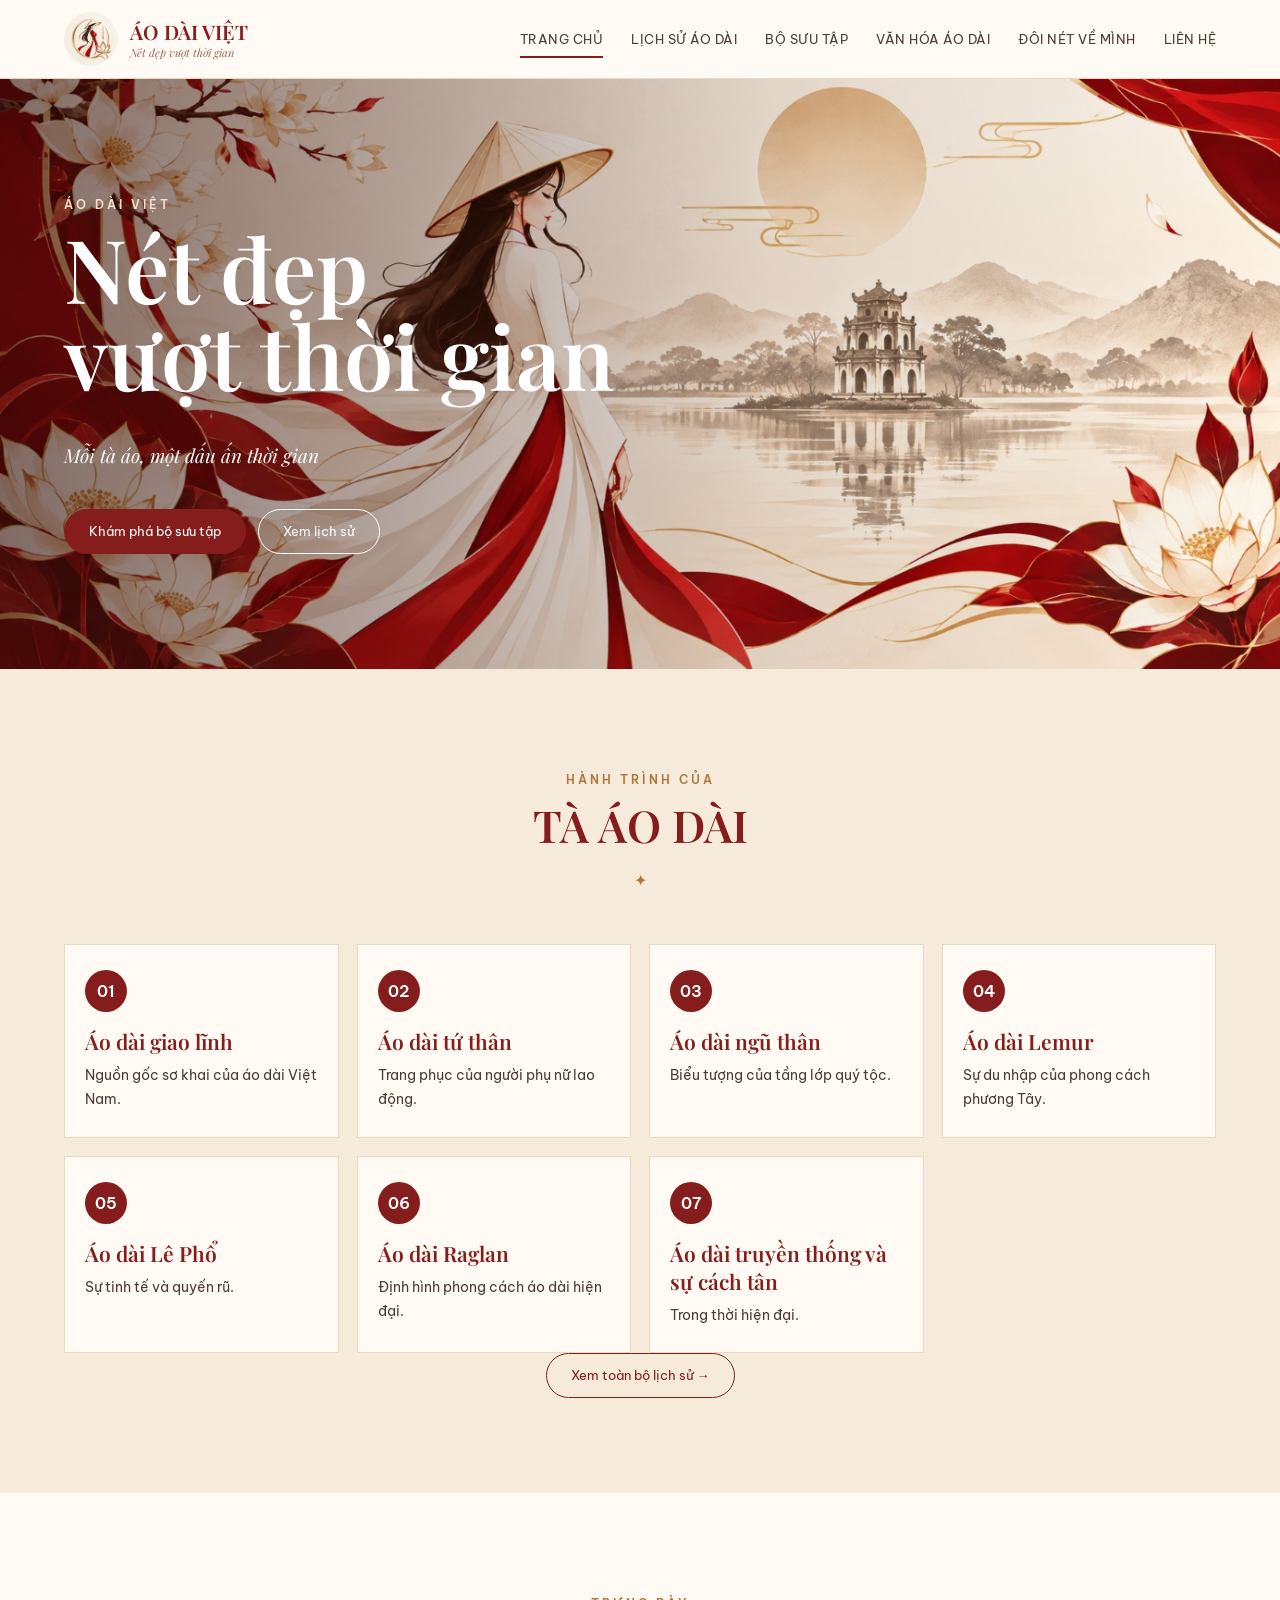
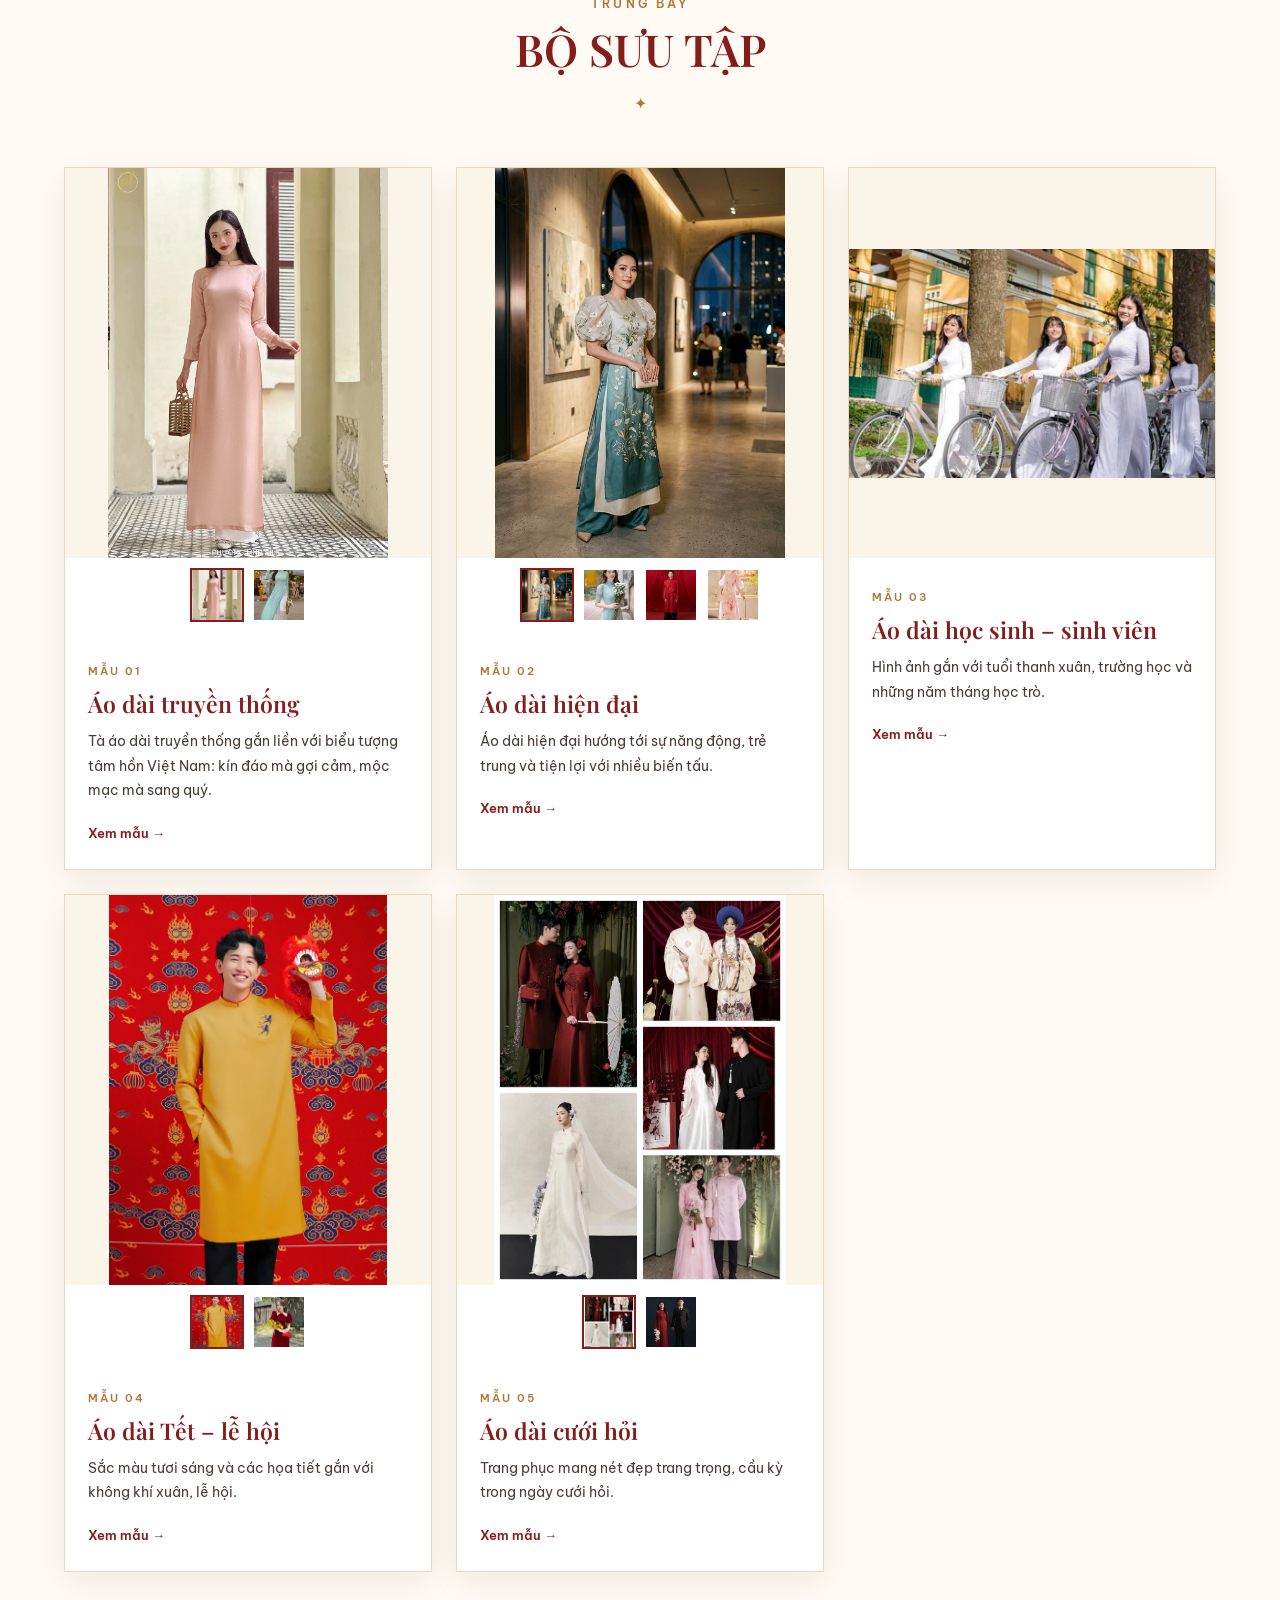
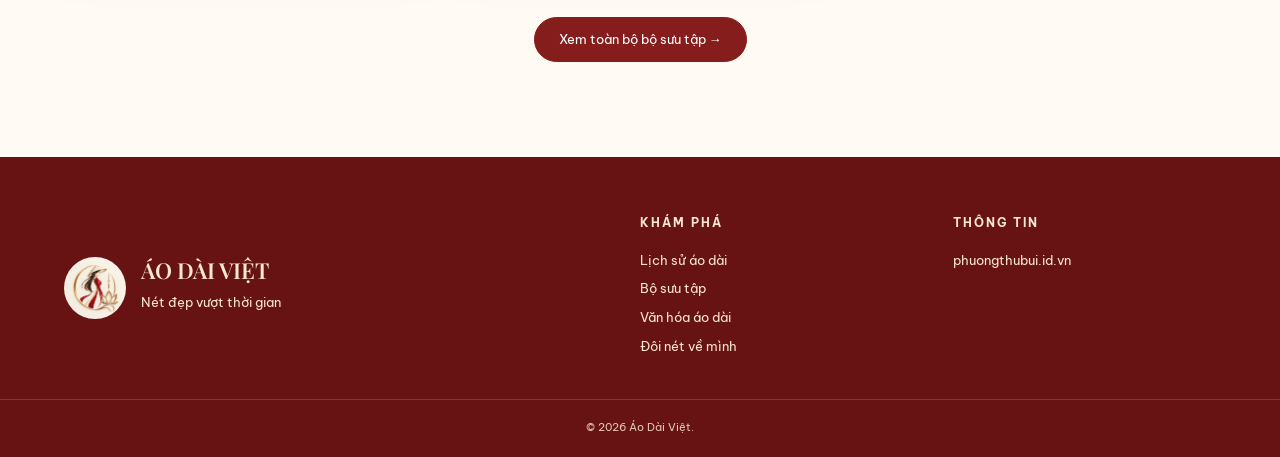
<file: index.html>
<!DOCTYPE html>
<html lang="vi">
<head><!-- Google Tag Manager -->
<script>(function(w,d,s,l,i){w[l]=w[l]||[];w[l].push({'gtm.start':
new Date().getTime(),event:'gtm.js'});var f=d.getElementsByTagName(s)[0],
j=d.createElement(s),dl=l!='dataLayer'?'&l='+l:'';j.async=true;j.src=
'https://www.googletagmanager.com/gtm.js?id='+i+dl;f.parentNode.insertBefore(j,f);
})(window,document,'script','dataLayer','GTM-NF45WBB8');</script>
<!-- End Google Tag Manager --><meta charset="UTF-8"><meta name="viewport" content="width=device-width, initial-scale=1.0"><meta name="description" content="Áo Dài Việt – Nét đẹp vượt thời gian."><title>Áo Dài Việt – Nét đẹp vượt thời gian</title><link rel="preconnect" href="https://fonts.googleapis.com"><link rel="preconnect" href="https://fonts.gstatic.com" crossorigin><link href="https://fonts.googleapis.com/css2?family=Be+Vietnam+Pro:wght@300;400;500;600;700&family=Playfair+Display:wght@500;600;700&display=swap" rel="stylesheet"><link rel="stylesheet" href="style.css"></head>
<body><!-- Google Tag Manager (noscript) -->
<noscript><iframe src="https://www.googletagmanager.com/ns.html?id=GTM-NF45WBB8"
height="0" width="0" style="display:none;visibility:hidden"></iframe></noscript>
<!-- End Google Tag Manager (noscript) -->
<header class="site-header"><div class="container header-inner"><a class="brand" href="index.html"><img src="img/logo.png" alt="Logo Áo Dài Việt"><span><b>ÁO DÀI VIỆT</b><small>Nét đẹp vượt thời gian</small></span></a><button class="menu-toggle" aria-label="Mở menu" aria-expanded="false">☰</button><nav class="nav"><a class="active" href="index.html">Trang chủ</a><a href="lich-su.html">Lịch sử áo dài</a><a href="bo-suu-tap.html">Bộ sưu tập</a><a href="van-hoa.html">Văn hóa áo dài</a><a href="about.html">Đôi nét về mình</a><a href="lien-he.html">Liên hệ</a></nav></div></header>
<main>
<section class="hero"><img src="img/banner.png" alt="Banner Áo Dài Việt"><div class="hero-shade"></div><div class="hero-content container"><span class="eyebrow light">ÁO DÀI VIỆT</span><h1>Nét đẹp<br>vượt thời gian</h1><p>Mỗi tà áo, một dấu ấn thời gian</p><div class="hero-actions"><a class="btn btn-red" href="bo-suu-tap.html">Khám phá bộ sưu tập</a><a class="btn btn-outline" href="lich-su.html">Xem lịch sử</a></div></div></section>
<section id="history" class="history-preview section alt"><div class="section-head"><span class="eyebrow">HÀNH TRÌNH CỦA</span><h2>TÀ ÁO DÀI</h2><div class="ornament">✦</div></div><div class="timeline-grid container"><a class="history-card-link" href="lich-su-01.html" aria-label="Xem chi tiết Áo dài giao lĩnh"><article><span>01</span><h3>Áo dài giao lĩnh</h3><p>Nguồn gốc sơ khai của áo dài Việt Nam.</p></article></a><a class="history-card-link" href="lich-su-02.html" aria-label="Xem chi tiết Áo dài tứ thân"><article><span>02</span><h3>Áo dài tứ thân</h3><p>Trang phục của người phụ nữ lao động.</p></article></a><a class="history-card-link" href="lich-su-03.html" aria-label="Xem chi tiết Áo dài ngũ thân"><article><span>03</span><h3>Áo dài ngũ thân</h3><p>Biểu tượng của tầng lớp quý tộc.</p></article></a><a class="history-card-link" href="lich-su-04.html" aria-label="Xem chi tiết Áo dài Lemur"><article><span>04</span><h3>Áo dài Lemur</h3><p>Sự du nhập của phong cách phương Tây.</p></article></a><a class="history-card-link" href="lich-su-05.html" aria-label="Xem chi tiết Áo dài Lê Phổ"><article><span>05</span><h3>Áo dài Lê Phổ</h3><p>Sự tinh tế và quyến rũ.</p></article></a><a class="history-card-link" href="lich-su-06.html" aria-label="Xem chi tiết Áo dài Raglan"><article><span>06</span><h3>Áo dài Raglan</h3><p>Định hình phong cách áo dài hiện đại.</p></article></a><a class="history-card-link" href="lich-su-07.html" aria-label="Xem chi tiết Áo dài truyền thống và sự cách tân"><article><span>07</span><h3>Áo dài truyền thống và sự cách tân</h3><p>Trong thời hiện đại.</p></article></a></div><div class="center"><a class="btn" href="lich-su.html">Xem toàn bộ lịch sử →</a></div></section>
<section class="collection section"><div class="section-head"><span class="eyebrow">TRƯNG BÀY</span><h2>BỘ SƯU TẬP</h2><div class="ornament">✦</div></div><div class="product-grid container">
<article class="product-card"><div class="product-gallery"><img id="p1" src="img/truyen-thong-01.png" alt="Áo dài truyền thống"><div class="thumbs"><img class="selected" src="img/truyen-thong-01.png" data-target="p1" alt="Ảnh 1"><img src="img/truyen-thong-02.jpeg" data-target="p1" alt="Ảnh 2"></div></div><div class="product-body"><span>MẪU 01</span><h3>Áo dài truyền thống</h3><p>Tà áo dài truyền thống gắn liền với biểu tượng tâm hồn Việt Nam: kín đáo mà gợi cảm, mộc mạc mà sang quý.</p><a href="bo-suu-tap.html#truyen-thong">Xem mẫu →</a></div></article>
<article class="product-card"><div class="product-gallery"><img id="p2" src="img/hien-dai-01.jpeg" alt="Áo dài hiện đại"><div class="thumbs"><img class="selected" src="img/hien-dai-01.jpeg" data-target="p2" alt="Ảnh 1"><img src="img/hien-dai-02.png" data-target="p2" alt="Ảnh 2"><img src="img/hien-dai-03.jpeg" data-target="p2" alt="Ảnh 3"><img src="img/hien-dai-04.png" data-target="p2" alt="Ảnh 4"></div></div><div class="product-body"><span>MẪU 02</span><h3>Áo dài hiện đại</h3><p>Áo dài hiện đại hướng tới sự năng động, trẻ trung và tiện lợi với nhiều biến tấu.</p><a href="bo-suu-tap.html#hien-dai">Xem mẫu →</a></div></article>
<article class="product-card"><div class="product-gallery"><img id="p3" src="img/hoc-sinh-01.jpeg" alt="Áo dài học sinh – sinh viên"></div><div class="product-body"><span>MẪU 03</span><h3>Áo dài học sinh – sinh viên</h3><p>Hình ảnh gắn với tuổi thanh xuân, trường học và những năm tháng học trò.</p><a href="bo-suu-tap.html#hoc-sinh">Xem mẫu →</a></div></article>
<article class="product-card"><div class="product-gallery"><img id="p4" src="img/tet-le-hoi-01.png" alt="Áo dài Tết – lễ hội"><div class="thumbs"><img class="selected" src="img/tet-le-hoi-01.png" data-target="p4" alt="Ảnh 1"><img src="img/tet-le-hoi-02.jpeg" data-target="p4" alt="Ảnh 2"></div></div><div class="product-body"><span>MẪU 04</span><h3>Áo dài Tết – lễ hội</h3><p>Sắc màu tươi sáng và các họa tiết gắn với không khí xuân, lễ hội.</p><a href="bo-suu-tap.html#tet-le-hoi">Xem mẫu →</a></div></article>
<article class="product-card"><div class="product-gallery"><img id="p5" src="img/cuoi-hoi-01.jpeg" alt="Áo dài cưới hỏi"><div class="thumbs"><img class="selected" src="img/cuoi-hoi-01.jpeg" data-target="p5" alt="Ảnh 1"><img src="img/cuoi-hoi-02.jpeg" data-target="p5" alt="Ảnh 2"></div></div><div class="product-body"><span>MẪU 05</span><h3>Áo dài cưới hỏi</h3><p>Trang phục mang nét đẹp trang trọng, cầu kỳ trong ngày cưới hỏi.</p><a href="bo-suu-tap.html#cuoi-hoi">Xem mẫu →</a></div></article>
</div><div class="center next"><a class="btn btn-red" href="bo-suu-tap.html">Xem toàn bộ bộ sưu tập →</a></div></section>
</main>
<footer class="footer"><div class="container footer-grid"><div class="footer-brand"><img src="img/logo.png" alt="Logo"><div><h3>ÁO DÀI VIỆT</h3><p>Nét đẹp vượt thời gian</p></div></div><div><h4>KHÁM PHÁ</h4><a href="lich-su.html">Lịch sử áo dài</a><a href="bo-suu-tap.html">Bộ sưu tập</a><a href="van-hoa.html">Văn hóa áo dài</a><a href="about.html">Đôi nét về mình</a></div><div><h4>THÔNG TIN</h4><p>phuongthubui.id.vn</p></div></div><div class="copyright">© <span id="year"></span> Áo Dài Việt. </div></footer><script src="script.js"></script>
</body></html>
</file>
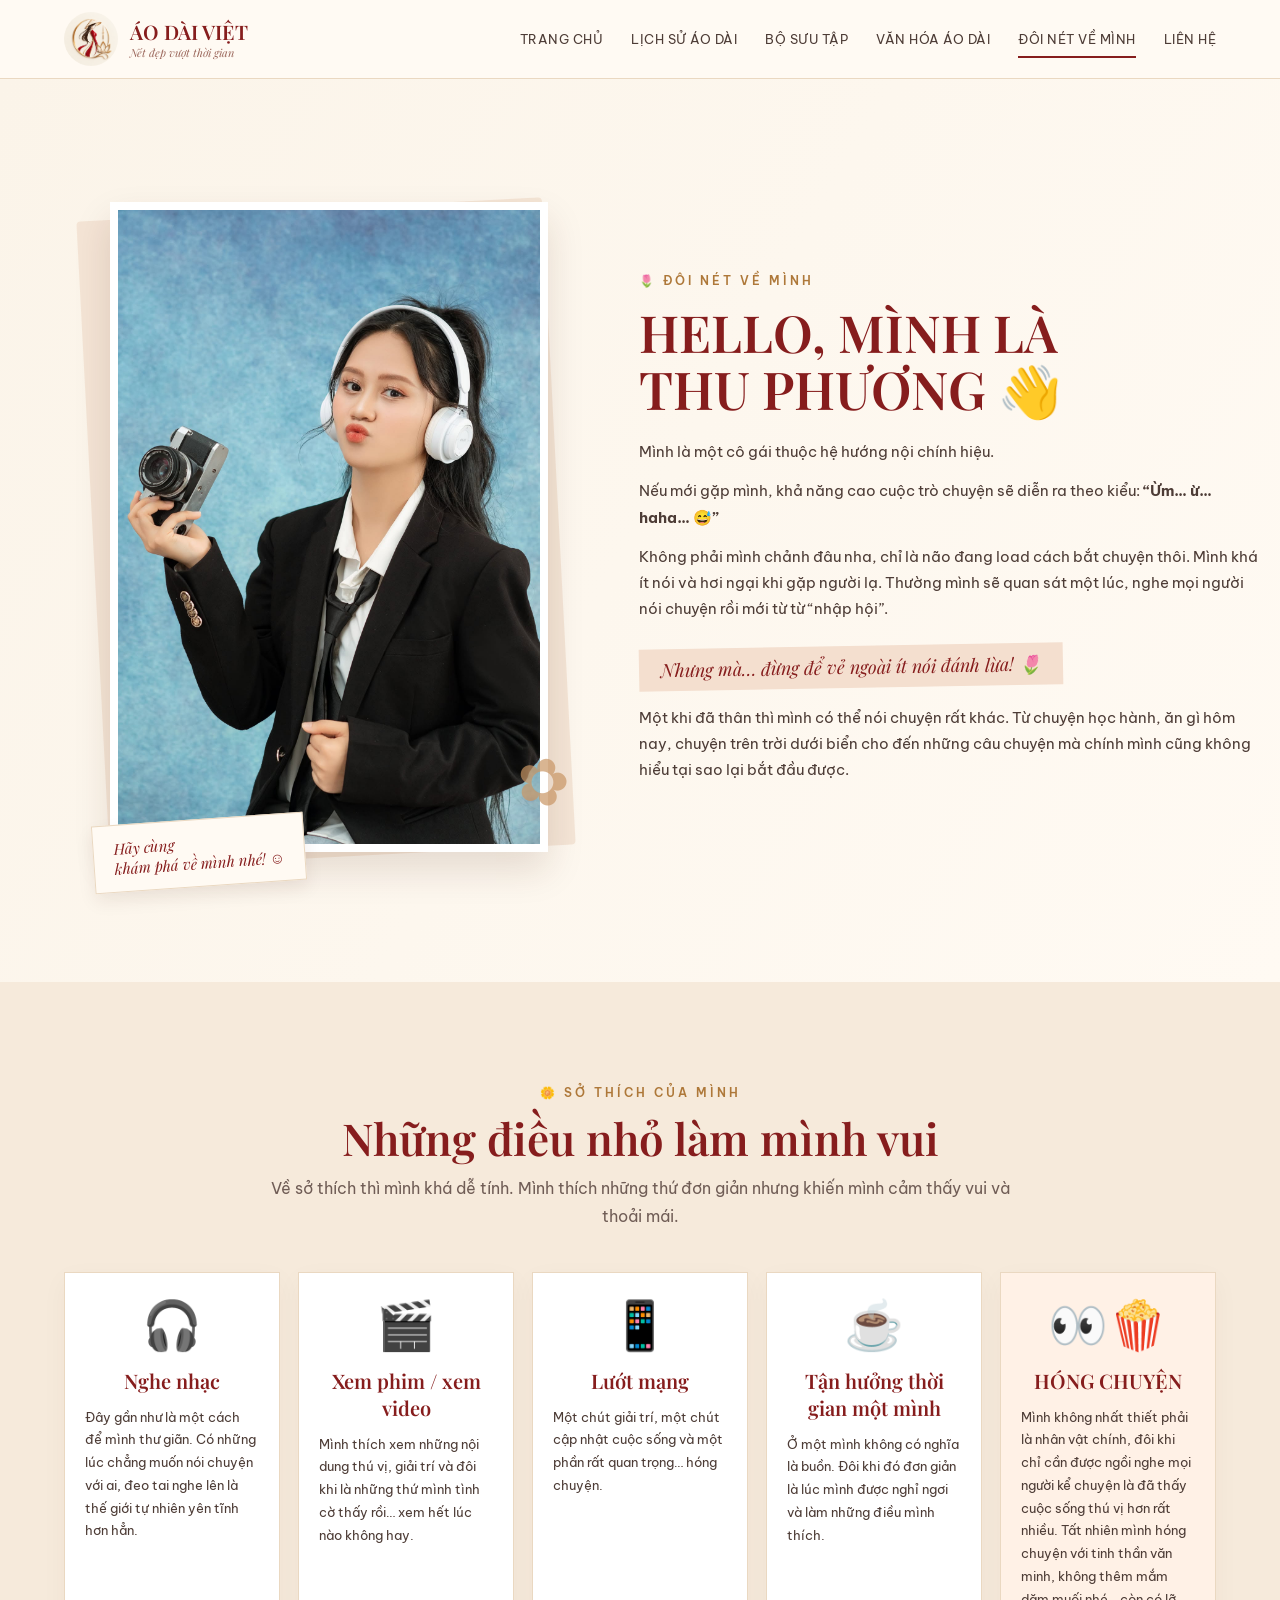
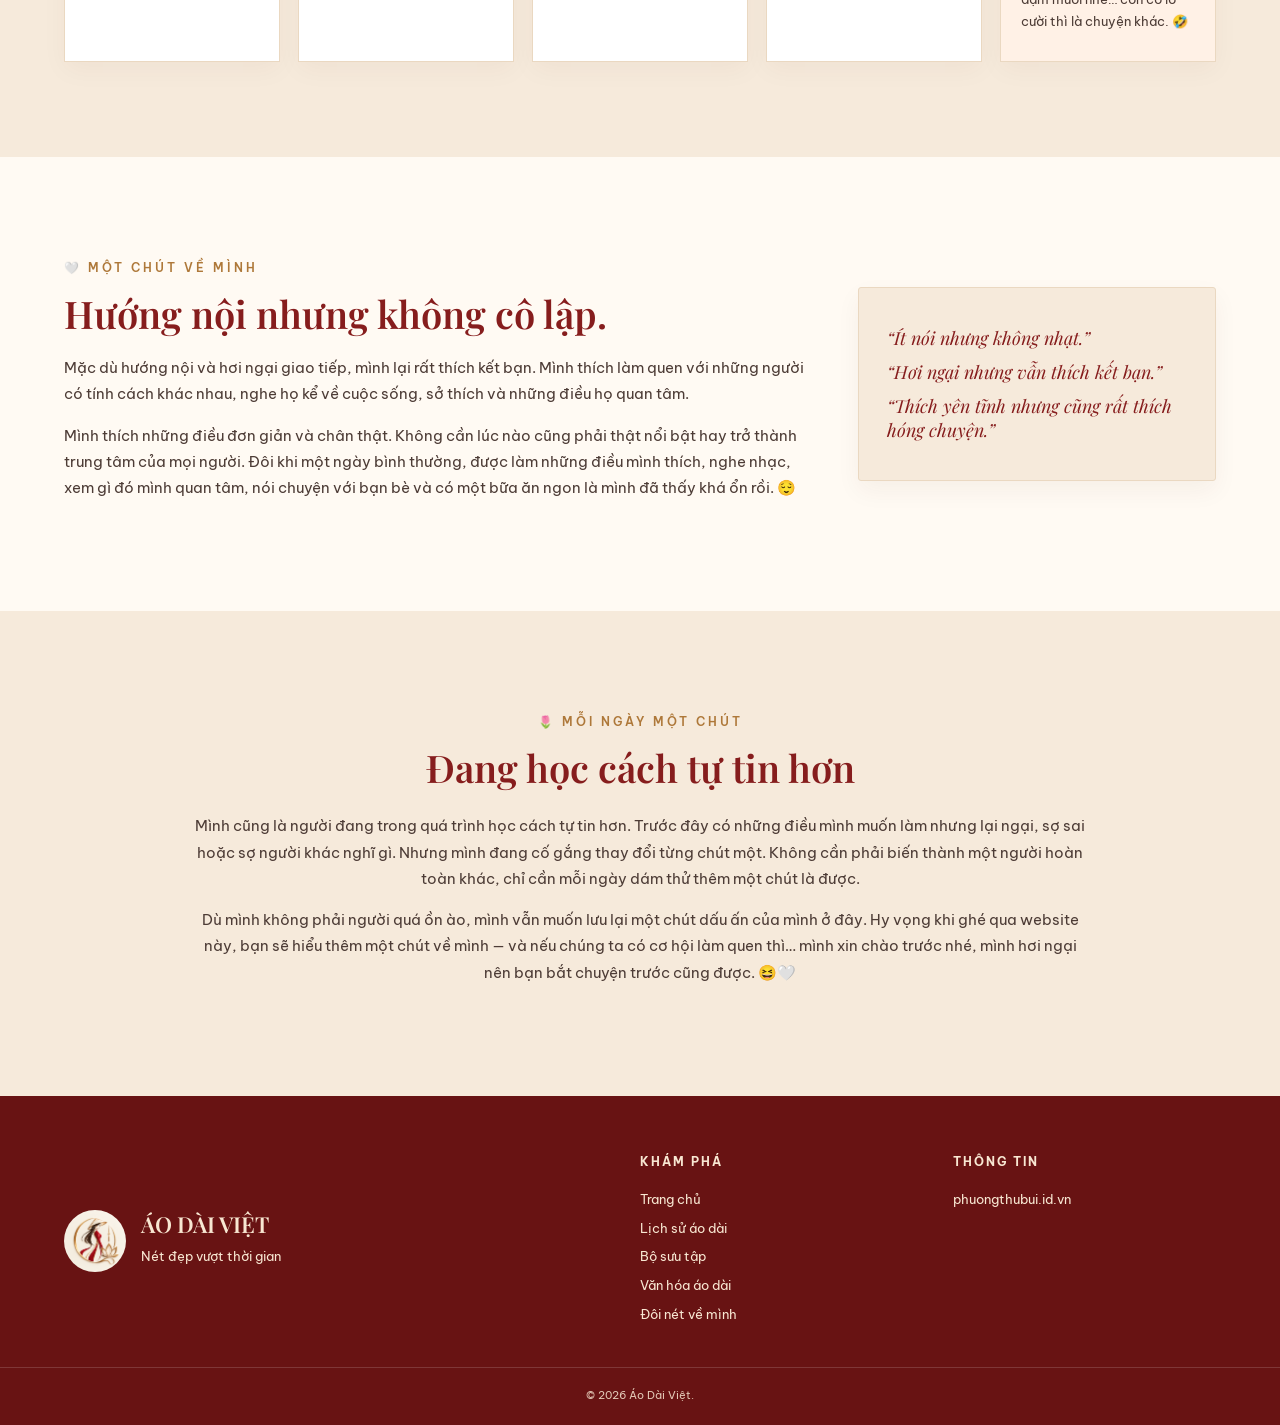
<file: about.html>
<!DOCTYPE html><html lang="vi"><head><meta charset="UTF-8"><meta name="viewport" content="width=device-width, initial-scale=1.0"><meta name="description" content="Đôi nét về mình – Thu Phương"><title>Đôi nét về mình | Áo Dài Việt</title><link rel="preconnect" href="https://fonts.googleapis.com"><link rel="preconnect" href="https://fonts.gstatic.com" crossorigin><link href="https://fonts.googleapis.com/css2?family=Be+Vietnam+Pro:wght@300;400;500;600;700&family=Playfair+Display:wght@500;600;700&display=swap" rel="stylesheet"><link rel="stylesheet" href="style.css"></head><body>
<header class="site-header"><div class="container header-inner"><a class="brand" href="index.html"><img src="img/logo.png" alt="Logo Áo Dài Việt"><span><b>ÁO DÀI VIỆT</b><small>Nét đẹp vượt thời gian</small></span></a><button class="menu-toggle" aria-label="Mở menu" aria-expanded="false">☰</button><nav class="nav"><a href="index.html">Trang chủ</a><a href="lich-su.html">Lịch sử áo dài</a><a href="bo-suu-tap.html">Bộ sưu tập</a><a href="van-hoa.html">Văn hóa áo dài</a><a class="active" href="about.html">Đôi nét về mình</a><a href="lien-he.html">Liên hệ</a></nav></div></header>
<main>
<section class="about-hero section"><div class="container about-hero-grid"><div class="about-photo-wrap"><div class="about-photo-paper"></div><img class="about-photo" src="img/thu-phuong.jpg" alt="Thu Phương cầm máy ảnh và đeo tai nghe"><span class="about-note">Hãy cùng<br>khám phá về mình nhé! ☺</span><span class="about-flower">✿</span></div><div class="about-intro"><span class="eyebrow">🌷 ĐÔI NÉT VỀ MÌNH</span><h1>HELLO, MÌNH LÀ<br><span>THU PHƯƠNG</span> 👋</h1><p>Mình là một cô gái thuộc hệ hướng nội chính hiệu.</p><p>Nếu mới gặp mình, khả năng cao cuộc trò chuyện sẽ diễn ra theo kiểu: <strong>“Ừm… ừ… haha… 😅”</strong></p><p>Không phải mình chảnh đâu nha, chỉ là não đang load cách bắt chuyện thôi. Mình khá ít nói và hơi ngại khi gặp người lạ. Thường mình sẽ quan sát một lúc, nghe mọi người nói chuyện rồi mới từ từ “nhập hội”.</p><div class="about-highlight">Nhưng mà… đừng để vẻ ngoài ít nói đánh lừa! 🌷</div><p>Một khi đã thân thì mình có thể nói chuyện rất khác. Từ chuyện học hành, ăn gì hôm nay, chuyện trên trời dưới biển cho đến những câu chuyện mà chính mình cũng không hiểu tại sao lại bắt đầu được.</p></div></div></section>
<section class="about-interests section alt"><div class="container"><div class="section-head about-section-head"><span class="eyebrow">🌼 SỞ THÍCH CỦA MÌNH</span><h2>Những điều nhỏ làm mình vui</h2><p>Về sở thích thì mình khá dễ tính. Mình thích những thứ đơn giản nhưng khiến mình cảm thấy vui và thoải mái.</p></div><div class="interest-grid">
<article class="interest-card"><div class="interest-icon">🎧</div><h3>Nghe nhạc</h3><p>Đây gần như là một cách để mình thư giãn. Có những lúc chẳng muốn nói chuyện với ai, đeo tai nghe lên là thế giới tự nhiên yên tĩnh hơn hẳn.</p></article>
<article class="interest-card"><div class="interest-icon">🎬</div><h3>Xem phim / xem video</h3><p>Mình thích xem những nội dung thú vị, giải trí và đôi khi là những thứ mình tình cờ thấy rồi… xem hết lúc nào không hay.</p></article>
<article class="interest-card"><div class="interest-icon">📱</div><h3>Lướt mạng</h3><p>Một chút giải trí, một chút cập nhật cuộc sống và một phần rất quan trọng… hóng chuyện.</p></article>
<article class="interest-card"><div class="interest-icon">☕</div><h3>Tận hưởng thời gian một mình</h3><p>Ở một mình không có nghĩa là buồn. Đôi khi đó đơn giản là lúc mình được nghỉ ngơi và làm những điều mình thích.</p></article>
<article class="interest-card special"><div class="interest-icon">👀🍿</div><h3>HÓNG CHUYỆN</h3><p>Mình không nhất thiết phải là nhân vật chính, đôi khi chỉ cần được ngồi nghe mọi người kể chuyện là đã thấy cuộc sống thú vị hơn rất nhiều. Tất nhiên mình hóng chuyện với tinh thần văn minh, không thêm mắm dặm muối nhé… còn có lỡ cười thì là chuyện khác. 🤣</p></article>
</div></div></section>
<section class="about-story section"><div class="container about-story-box"><div><span class="eyebrow">🤍 MỘT CHÚT VỀ MÌNH</span><h2>Hướng nội nhưng không cô lập.</h2><p>Mặc dù hướng nội và hơi ngại giao tiếp, mình lại rất thích kết bạn. Mình thích làm quen với những người có tính cách khác nhau, nghe họ kể về cuộc sống, sở thích và những điều họ quan tâm.</p><p>Mình thích những điều đơn giản và chân thật. Không cần lúc nào cũng phải thật nổi bật hay trở thành trung tâm của mọi người. Đôi khi một ngày bình thường, được làm những điều mình thích, nghe nhạc, xem gì đó mình quan tâm, nói chuyện với bạn bè và có một bữa ăn ngon là mình đã thấy khá ổn rồi. 😌</p></div><div class="about-motto"><p>“Ít nói nhưng không nhạt.”</p><p>“Hơi ngại nhưng vẫn thích kết bạn.”</p><p>“Thích yên tĩnh nhưng cũng rất thích hóng chuyện.”</p></div></div></section>
<section class="about-ending section alt"><div class="container narrow center"><span class="eyebrow">🌷 MỖI NGÀY MỘT CHÚT</span><h2>Đang học cách tự tin hơn</h2><p>Mình cũng là người đang trong quá trình học cách tự tin hơn. Trước đây có những điều mình muốn làm nhưng lại ngại, sợ sai hoặc sợ người khác nghĩ gì. Nhưng mình đang cố gắng thay đổi từng chút một. Không cần phải biến thành một người hoàn toàn khác, chỉ cần mỗi ngày dám thử thêm một chút là được.</p><p>Dù mình không phải người quá ồn ào, mình vẫn muốn lưu lại một chút dấu ấn của mình ở đây. Hy vọng khi ghé qua website này, bạn sẽ hiểu thêm một chút về mình — và nếu chúng ta có cơ hội làm quen thì… mình xin chào trước nhé, mình hơi ngại nên bạn bắt chuyện trước cũng được. 😆🤍</p></div></section>
</main>
<footer class="footer"><div class="container footer-grid"><div class="footer-brand"><img src="img/logo.png" alt="Logo"><div><h3>ÁO DÀI VIỆT</h3><p>Nét đẹp vượt thời gian</p></div></div><div><h4>KHÁM PHÁ</h4><a href="index.html">Trang chủ</a><a href="lich-su.html">Lịch sử áo dài</a><a href="bo-suu-tap.html">Bộ sưu tập</a><a href="van-hoa.html">Văn hóa áo dài</a><a href="about.html">Đôi nét về mình</a></div><div><h4>THÔNG TIN</h4><p>phuongthubui.id.vn</p></div></div><div class="copyright">© <span id="year"></span> Áo Dài Việt. </div></footer><script src="script.js"></script></body></html>
</file>
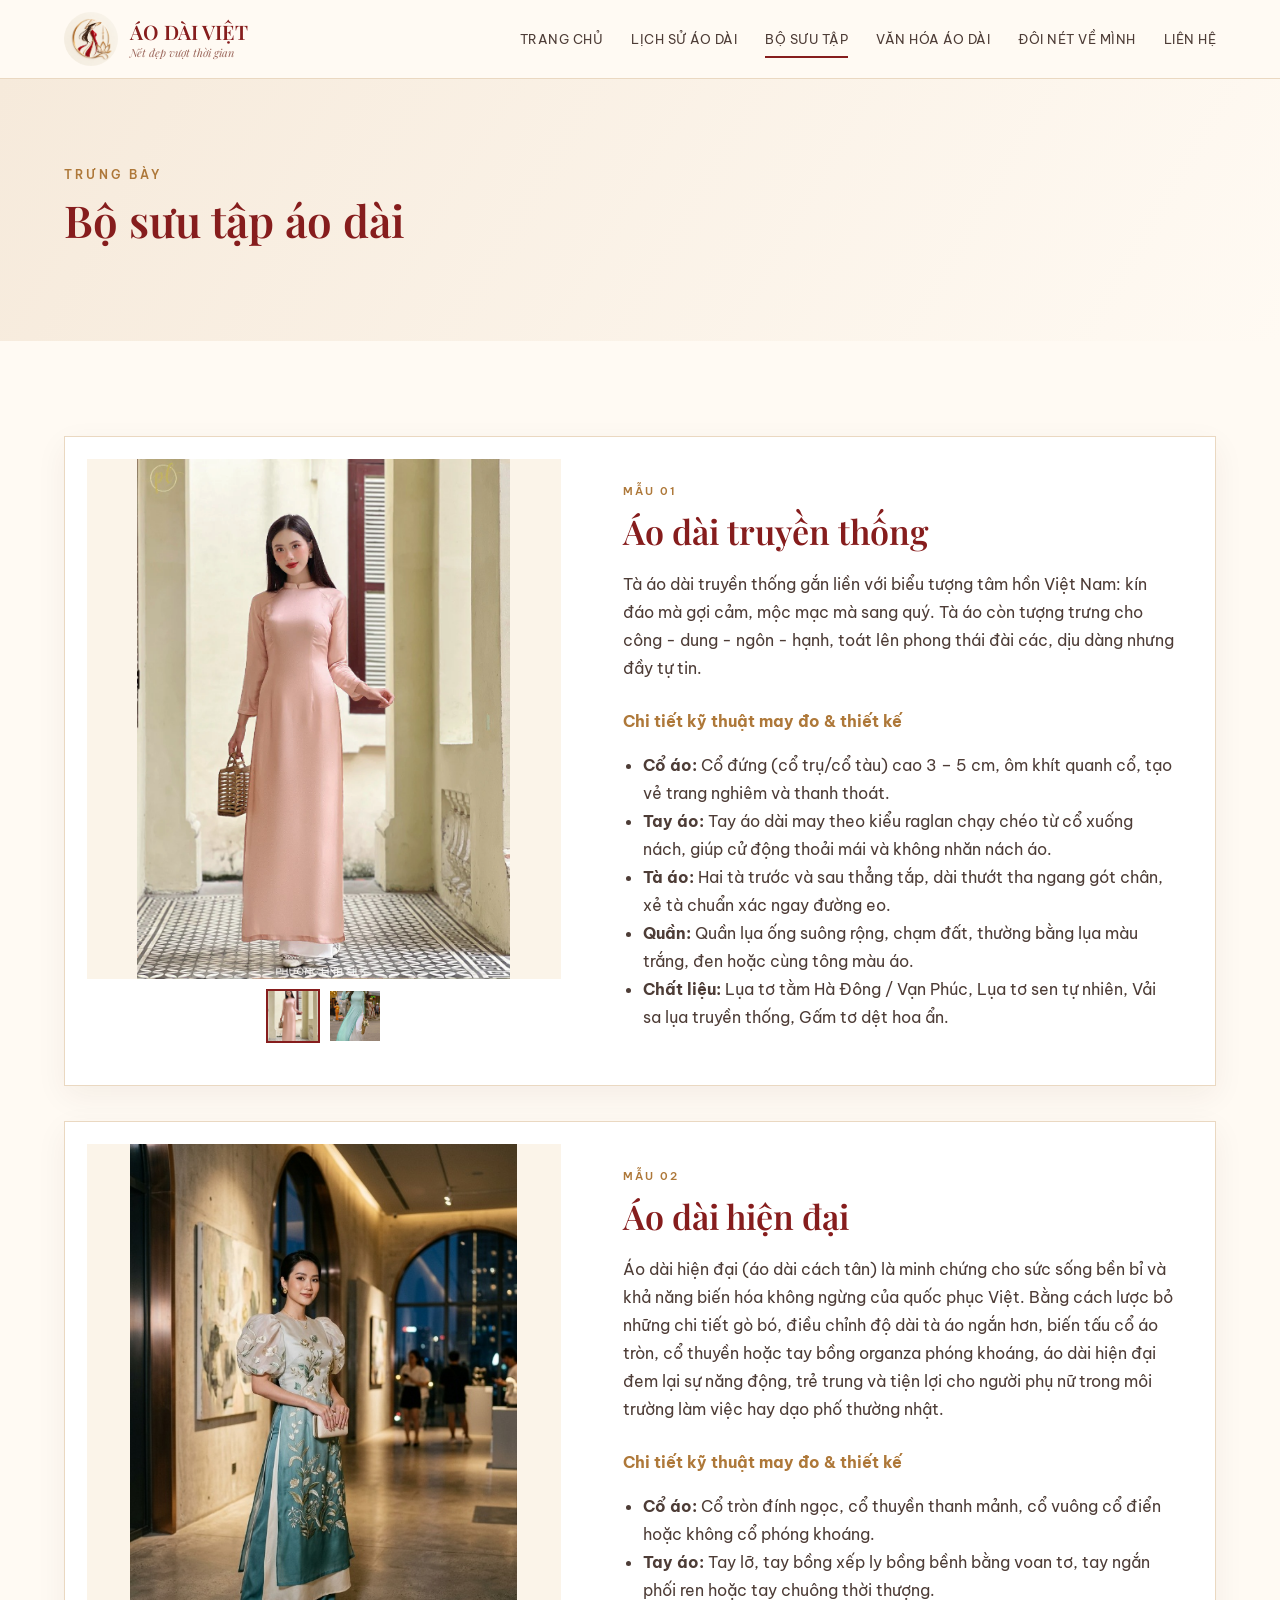
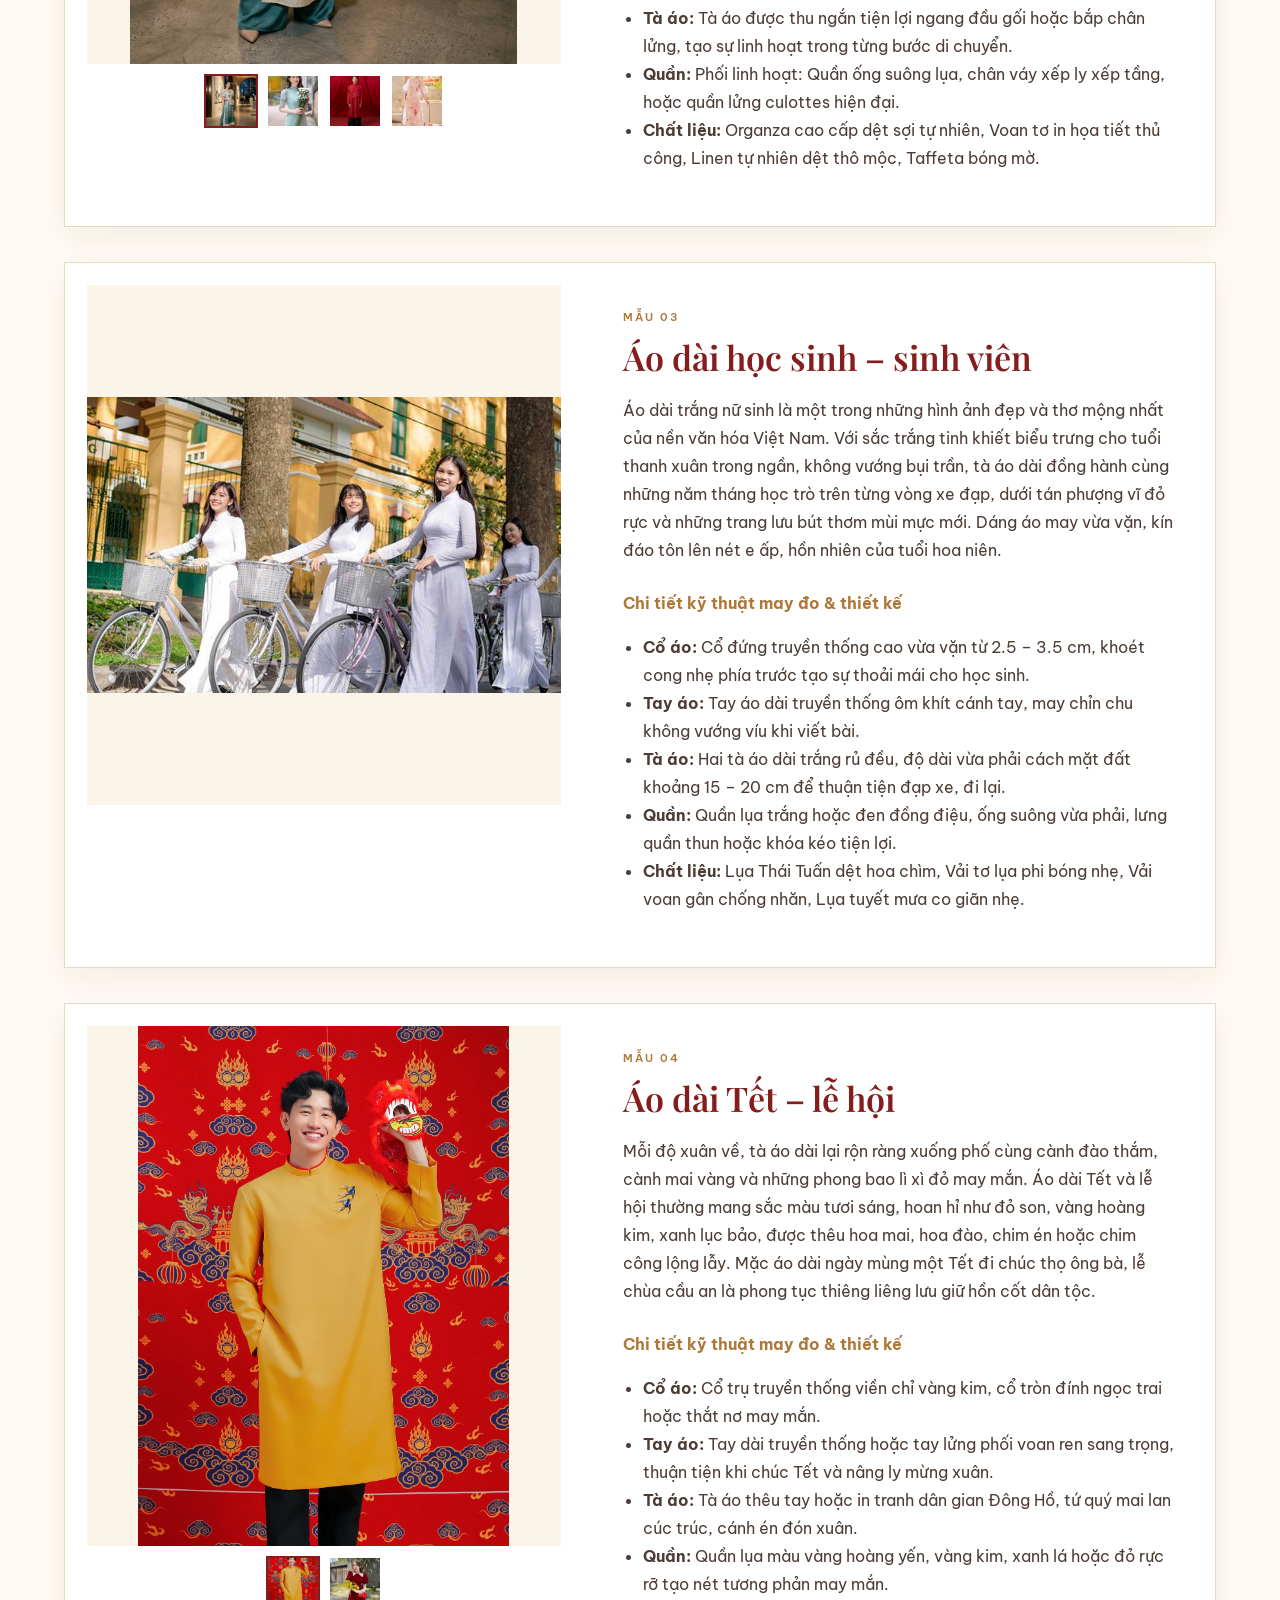
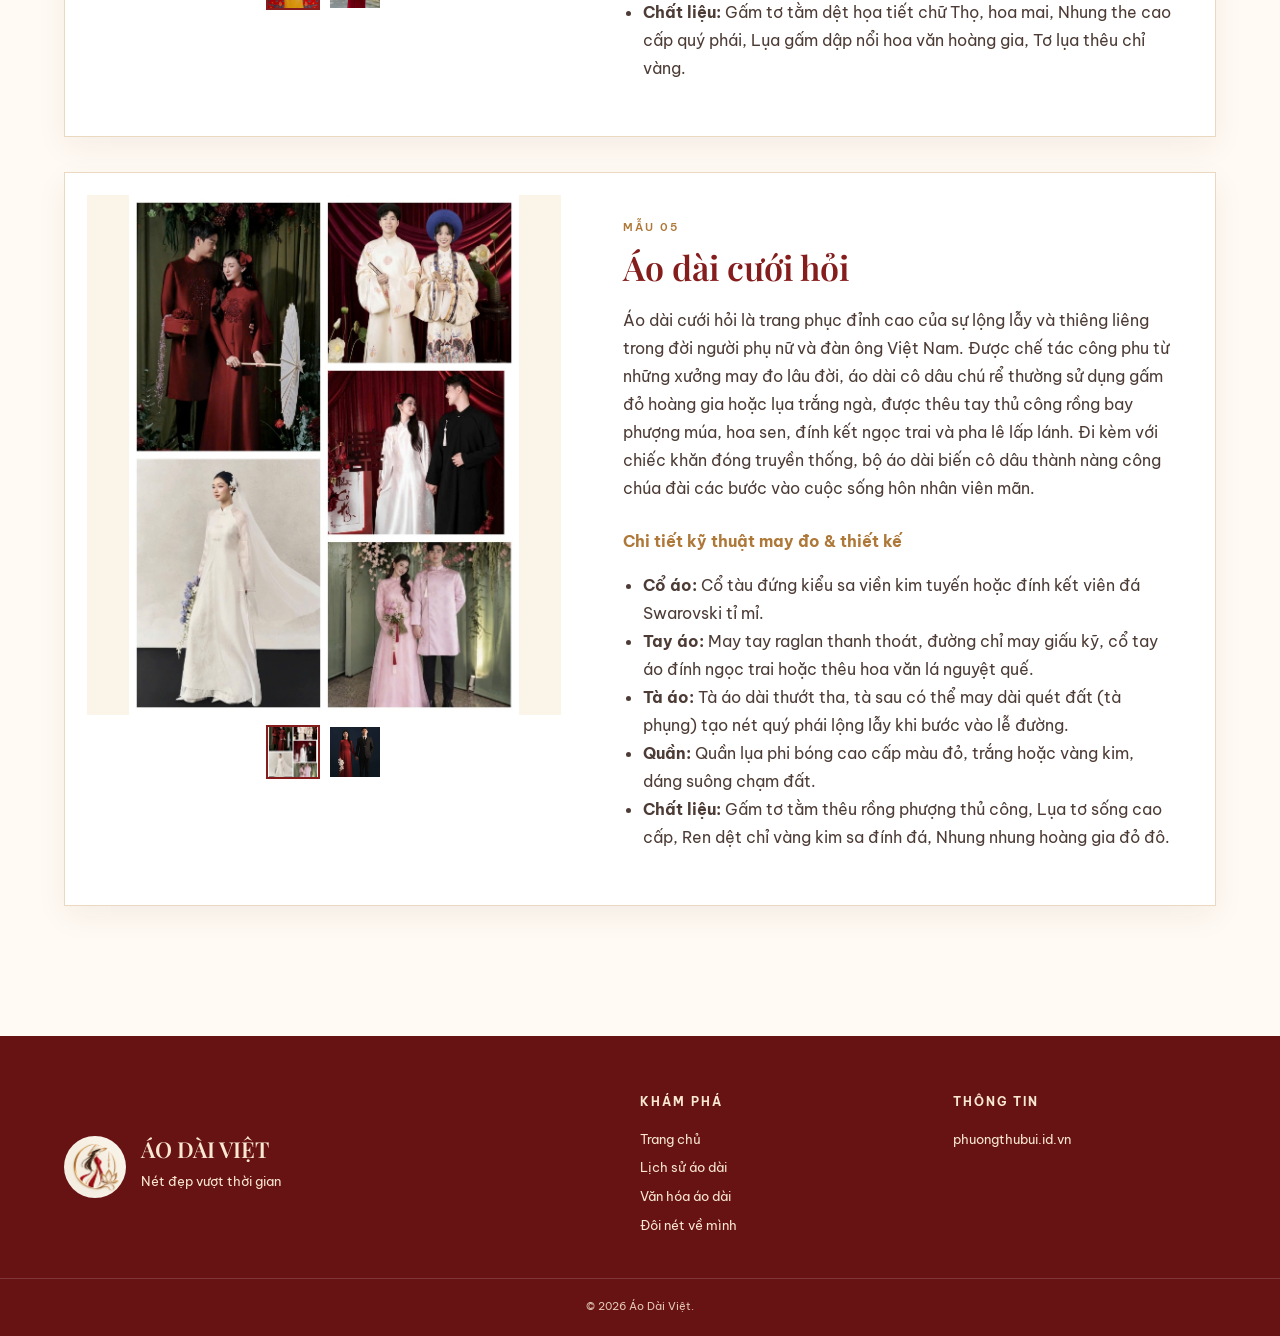
<file: bo-suu-tap.html>
<!DOCTYPE html><html lang="vi"><head><meta charset="UTF-8"><meta name="viewport" content="width=device-width, initial-scale=1.0"><title>Bộ sưu tập | Áo Dài Việt</title><link rel="preconnect" href="https://fonts.googleapis.com"><link rel="preconnect" href="https://fonts.gstatic.com" crossorigin><link href="https://fonts.googleapis.com/css2?family=Be+Vietnam+Pro:wght@300;400;500;600;700&family=Playfair+Display:wght@500;600;700&display=swap" rel="stylesheet"><link rel="stylesheet" href="style.css"></head><body>
<header class="site-header"><div class="container header-inner"><a class="brand" href="index.html"><img src="img/logo.png" alt="Logo Áo Dài Việt"><span><b>ÁO DÀI VIỆT</b><small>Nét đẹp vượt thời gian</small></span></a><button class="menu-toggle" aria-label="Mở menu" aria-expanded="false">☰</button><nav class="nav"><a href="index.html">Trang chủ</a><a href="lich-su.html">Lịch sử áo dài</a><a class="active" href="bo-suu-tap.html">Bộ sưu tập</a><a href="van-hoa.html">Văn hóa áo dài</a><a href="about.html">Đôi nét về mình</a><a href="lien-he.html">Liên hệ</a></nav></div></header>
<main><section class="page-hero"><div class="container"><span class="eyebrow">TRƯNG BÀY</span><h1>Bộ sưu tập áo dài</h1></div></section><section class="section"><div class="container product-list">
<article class="detail-product" id="truyen-thong"><div class="detail-images"><div class="product-gallery"><img id="g1" src="img/truyen-thong-01.png" alt="Áo dài truyền thống"><div class="thumbs"><img class="selected" src="img/truyen-thong-01.png" data-target="g1" alt="Ảnh 1"><img src="img/truyen-thong-02.jpeg" data-target="g1" alt="Ảnh 2"></div></div></div><div class="detail-copy"><span class="product-tag">MẪU 01</span><h2>Áo dài truyền thống</h2><p>Tà áo dài truyền thống gắn liền với biểu tượng tâm hồn Việt Nam: kín đáo mà gợi cảm, mộc mạc mà sang quý. Tà áo còn tượng trưng cho công - dung - ngôn - hạnh, toát lên phong thái đài các, dịu dàng nhưng đầy tự tin.</p><h4>Chi tiết kỹ thuật may đo & thiết kế</h4><ul><li><b>Cổ áo:</b> Cổ đứng (cổ trụ/cổ tàu) cao 3 – 5 cm, ôm khít quanh cổ, tạo vẻ trang nghiêm và thanh thoát.</li><li><b>Tay áo:</b> Tay áo dài may theo kiểu raglan chạy chéo từ cổ xuống nách, giúp cử động thoải mái và không nhăn nách áo.</li><li><b>Tà áo:</b> Hai tà trước và sau thẳng tắp, dài thướt tha ngang gót chân, xẻ tà chuẩn xác ngay đường eo.</li><li><b>Quần:</b> Quần lụa ống suông rộng, chạm đất, thường bằng lụa màu trắng, đen hoặc cùng tông màu áo.</li><li><b>Chất liệu:</b> Lụa tơ tằm Hà Đông / Vạn Phúc, Lụa tơ sen tự nhiên, Vải sa lụa truyền thống, Gấm tơ dệt hoa ẩn.</li></ul></div></article>
<article class="detail-product" id="hien-dai"><div class="detail-images"><div class="product-gallery"><img id="g2" src="img/hien-dai-01.jpeg" alt="Áo dài hiện đại"><div class="thumbs"><img class="selected" src="img/hien-dai-01.jpeg" data-target="g2" alt="Ảnh 1"><img src="img/hien-dai-02.png" data-target="g2" alt="Ảnh 2"><img src="img/hien-dai-03.jpeg" data-target="g2" alt="Ảnh 3"><img src="img/hien-dai-04.png" data-target="g2" alt="Ảnh 4"></div></div></div><div class="detail-copy"><span class="product-tag">MẪU 02</span><h2>Áo dài hiện đại</h2><p>Áo dài hiện đại (áo dài cách tân) là minh chứng cho sức sống bền bỉ và khả năng biến hóa không ngừng của quốc phục Việt. Bằng cách lược bỏ những chi tiết gò bó, điều chỉnh độ dài tà áo ngắn hơn, biến tấu cổ áo tròn, cổ thuyền hoặc tay bồng organza phóng khoáng, áo dài hiện đại đem lại sự năng động, trẻ trung và tiện lợi cho người phụ nữ trong môi trường làm việc hay dạo phố thường nhật.</p><h4>Chi tiết kỹ thuật may đo & thiết kế</h4><ul><li><b>Cổ áo:</b> Cổ tròn đính ngọc, cổ thuyền thanh mảnh, cổ vuông cổ điển hoặc không cổ phóng khoáng.</li><li><b>Tay áo:</b> Tay lỡ, tay bồng xếp ly bồng bềnh bằng voan tơ, tay ngắn phối ren hoặc tay chuông thời thượng.</li><li><b>Tà áo:</b> Tà áo được thu ngắn tiện lợi ngang đầu gối hoặc bắp chân lửng, tạo sự linh hoạt trong từng bước di chuyển.</li><li><b>Quần:</b> Phối linh hoạt: Quần ống suông lụa, chân váy xếp ly xếp tầng, hoặc quần lửng culottes hiện đại.</li><li><b>Chất liệu:</b> Organza cao cấp dệt sợi tự nhiên, Voan tơ in họa tiết thủ công, Linen tự nhiên dệt thô mộc, Taffeta bóng mờ.</li></ul></div></article>
<article class="detail-product" id="hoc-sinh"><div class="detail-images"><div class="product-gallery"><img id="g3" src="img/hoc-sinh-01.jpeg" alt="Áo dài học sinh – sinh viên"></div></div><div class="detail-copy"><span class="product-tag">MẪU 03</span><h2>Áo dài học sinh – sinh viên</h2><p>Áo dài trắng nữ sinh là một trong những hình ảnh đẹp và thơ mộng nhất của nền văn hóa Việt Nam. Với sắc trắng tinh khiết biểu trưng cho tuổi thanh xuân trong ngần, không vướng bụi trần, tà áo dài đồng hành cùng những năm tháng học trò trên từng vòng xe đạp, dưới tán phượng vĩ đỏ rực và những trang lưu bút thơm mùi mực mới. Dáng áo may vừa vặn, kín đáo tôn lên nét e ấp, hồn nhiên của tuổi hoa niên.</p><h4>Chi tiết kỹ thuật may đo & thiết kế</h4><ul><li><b>Cổ áo:</b> Cổ đứng truyền thống cao vừa vặn từ 2.5 – 3.5 cm, khoét cong nhẹ phía trước tạo sự thoải mái cho học sinh.</li><li><b>Tay áo:</b> Tay áo dài truyền thống ôm khít cánh tay, may chỉn chu không vướng víu khi viết bài.</li><li><b>Tà áo:</b> Hai tà áo dài trắng rủ đều, độ dài vừa phải cách mặt đất khoảng 15 – 20 cm để thuận tiện đạp xe, đi lại.</li><li><b>Quần:</b> Quần lụa trắng hoặc đen đồng điệu, ống suông vừa phải, lưng quần thun hoặc khóa kéo tiện lợi.</li><li><b>Chất liệu:</b> Lụa Thái Tuấn dệt hoa chìm, Vải tơ lụa phi bóng nhẹ, Vải voan gân chống nhăn, Lụa tuyết mưa co giãn nhẹ.</li></ul></div></article>
<article class="detail-product" id="tet-le-hoi"><div class="detail-images"><div class="product-gallery"><img id="g4" src="img/tet-le-hoi-01.png" alt="Áo dài Tết – lễ hội"><div class="thumbs"><img class="selected" src="img/tet-le-hoi-01.png" data-target="g4" alt="Ảnh 1"><img src="img/tet-le-hoi-02.jpeg" data-target="g4" alt="Ảnh 2"></div></div></div><div class="detail-copy"><span class="product-tag">MẪU 04</span><h2>Áo dài Tết – lễ hội</h2><p>Mỗi độ xuân về, tà áo dài lại rộn ràng xuống phố cùng cành đào thắm, cành mai vàng và những phong bao lì xì đỏ may mắn. Áo dài Tết và lễ hội thường mang sắc màu tươi sáng, hoan hỉ như đỏ son, vàng hoàng kim, xanh lục bảo, được thêu hoa mai, hoa đào, chim én hoặc chim công lộng lẫy. Mặc áo dài ngày mùng một Tết đi chúc thọ ông bà, lễ chùa cầu an là phong tục thiêng liêng lưu giữ hồn cốt dân tộc.</p><h4>Chi tiết kỹ thuật may đo & thiết kế</h4><ul><li><b>Cổ áo:</b> Cổ trụ truyền thống viền chỉ vàng kim, cổ tròn đính ngọc trai hoặc thắt nơ may mắn.</li><li><b>Tay áo:</b> Tay dài truyền thống hoặc tay lửng phối voan ren sang trọng, thuận tiện khi chúc Tết và nâng ly mừng xuân.</li><li><b>Tà áo:</b> Tà áo thêu tay hoặc in tranh dân gian Đông Hồ, tứ quý mai lan cúc trúc, cánh én đón xuân.</li><li><b>Quần:</b> Quần lụa màu vàng hoàng yến, vàng kim, xanh lá hoặc đỏ rực rỡ tạo nét tương phản may mắn.</li><li><b>Chất liệu:</b> Gấm tơ tằm dệt họa tiết chữ Thọ, hoa mai, Nhung the cao cấp quý phái, Lụa gấm dập nổi hoa văn hoàng gia, Tơ lụa thêu chỉ vàng.</li></ul></div></article>
<article class="detail-product" id="cuoi-hoi"><div class="detail-images"><div class="product-gallery"><img id="g5" src="img/cuoi-hoi-01.jpeg" alt="Áo dài cưới hỏi"><div class="thumbs"><img class="selected" src="img/cuoi-hoi-01.jpeg" data-target="g5" alt="Ảnh 1"><img src="img/cuoi-hoi-02.jpeg" data-target="g5" alt="Ảnh 2"></div></div></div><div class="detail-copy"><span class="product-tag">MẪU 05</span><h2>Áo dài cưới hỏi</h2><p>Áo dài cưới hỏi là trang phục đỉnh cao của sự lộng lẫy và thiêng liêng trong đời người phụ nữ và đàn ông Việt Nam. Được chế tác công phu từ những xưởng may đo lâu đời, áo dài cô dâu chú rể thường sử dụng gấm đỏ hoàng gia hoặc lụa trắng ngà, được thêu tay thủ công rồng bay phượng múa, hoa sen, đính kết ngọc trai và pha lê lấp lánh. Đi kèm với chiếc khăn đóng truyền thống, bộ áo dài biến cô dâu thành nàng công chúa đài các bước vào cuộc sống hôn nhân viên mãn.</p><h4>Chi tiết kỹ thuật may đo & thiết kế</h4><ul><li><b>Cổ áo:</b> Cổ tàu đứng kiểu sa viền kim tuyến hoặc đính kết viên đá Swarovski tỉ mỉ.</li><li><b>Tay áo:</b> May tay raglan thanh thoát, đường chỉ may giấu kỹ, cổ tay áo đính ngọc trai hoặc thêu hoa văn lá nguyệt quế.</li><li><b>Tà áo:</b> Tà áo dài thướt tha, tà sau có thể may dài quét đất (tà phụng) tạo nét quý phái lộng lẫy khi bước vào lễ đường.</li><li><b>Quần:</b> Quần lụa phi bóng cao cấp màu đỏ, trắng hoặc vàng kim, dáng suông chạm đất.</li><li><b>Chất liệu:</b> Gấm tơ tằm thêu rồng phượng thủ công, Lụa tơ sống cao cấp, Ren dệt chỉ vàng kim sa đính đá, Nhung nhung hoàng gia đỏ đô.</li></ul></div></article>
</div></section></main>
<footer class="footer"><div class="container footer-grid"><div class="footer-brand"><img src="img/logo.png" alt="Logo"><div><h3>ÁO DÀI VIỆT</h3><p>Nét đẹp vượt thời gian</p></div></div><div><h4>KHÁM PHÁ</h4><a href="index.html">Trang chủ</a><a href="lich-su.html">Lịch sử áo dài</a><a href="van-hoa.html">Văn hóa áo dài</a><a href="about.html">Đôi nét về mình</a></div><div><h4>THÔNG TIN</h4><p>phuongthubui.id.vn</p></div></div><div class="copyright">© <span id="year"></span> Áo Dài Việt. </div></footer><script src="script.js"></script></body></html>
</file>
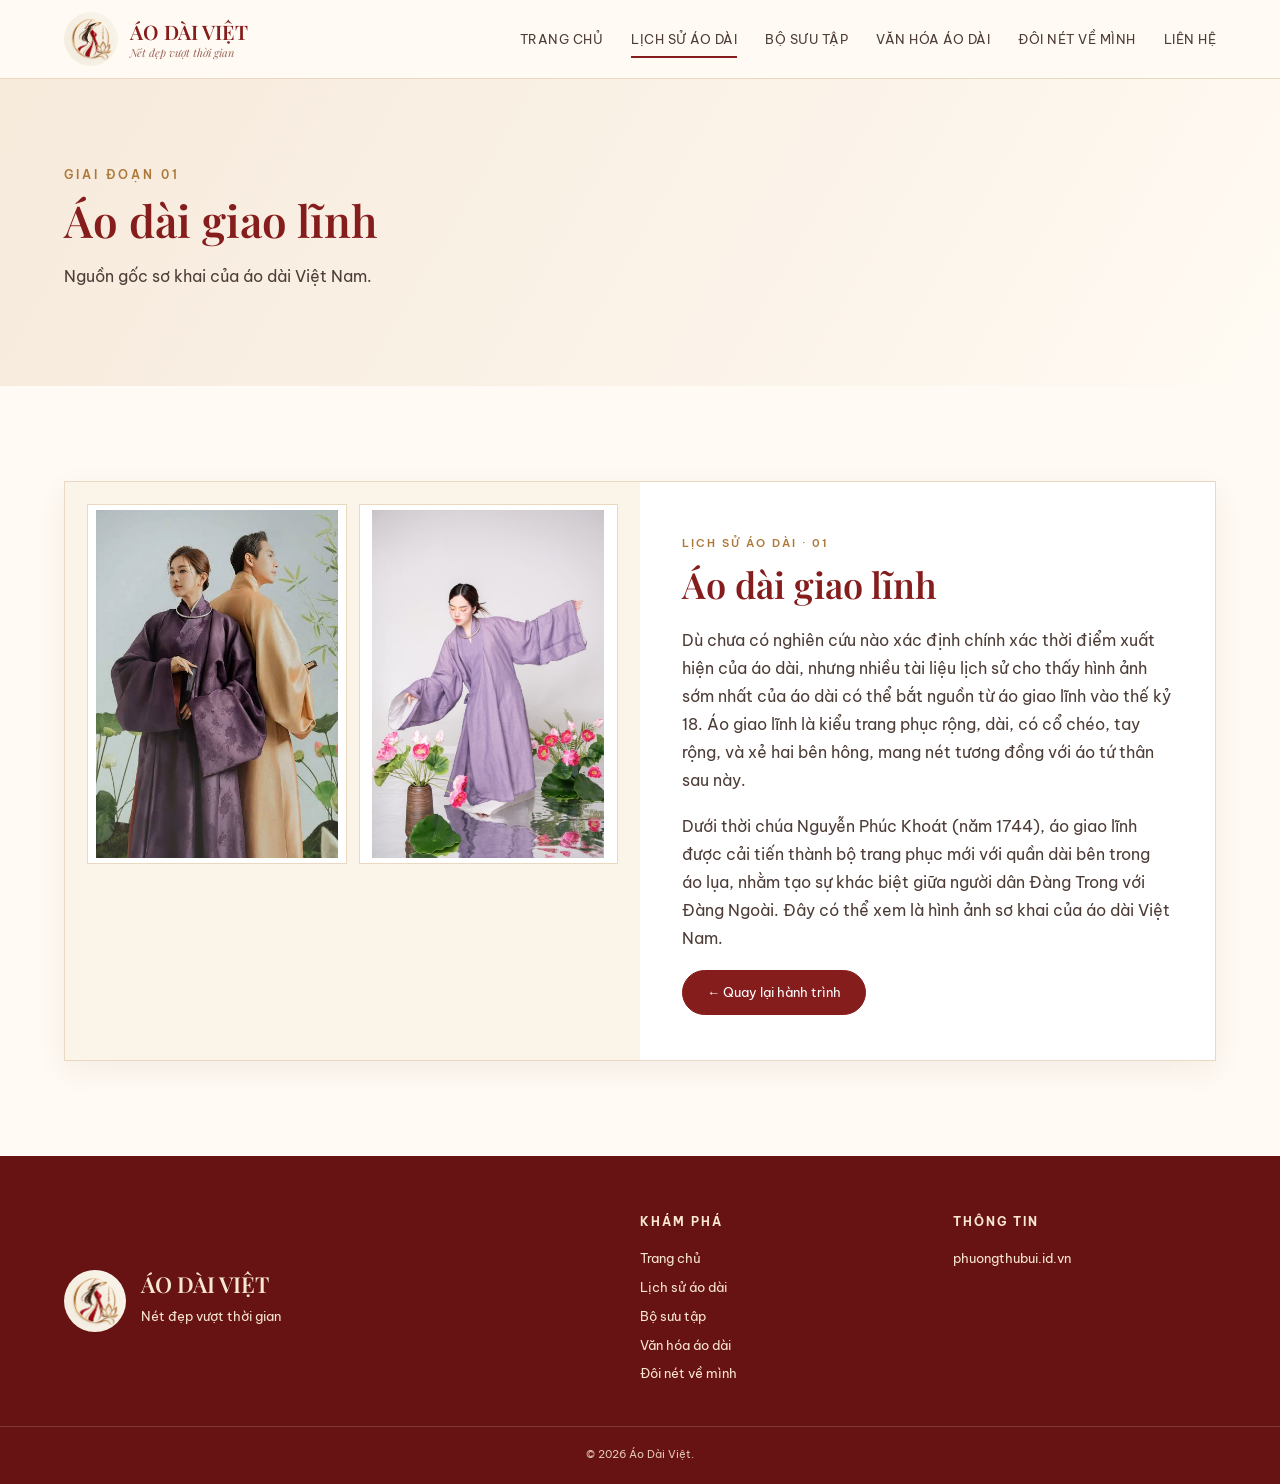
<file: lich-su-01.html>
<!DOCTYPE html><html lang="vi"><head><meta charset="UTF-8"><meta name="viewport" content="width=device-width, initial-scale=1.0"><meta name="description" content="Áo dài giao lĩnh – Nguồn gốc sơ khai của áo dài Việt Nam"><title>Áo dài giao lĩnh | Áo Dài Việt</title><link rel="preconnect" href="https://fonts.googleapis.com"><link rel="preconnect" href="https://fonts.gstatic.com" crossorigin><link href="https://fonts.googleapis.com/css2?family=Be+Vietnam+Pro:wght@300;400;500;600;700&family=Playfair+Display:wght@500;600;700&display=swap" rel="stylesheet"><link rel="stylesheet" href="style.css"></head><body><header class="site-header"><div class="container header-inner"><a class="brand" href="index.html"><img src="img/logo.png" alt="Logo Áo Dài Việt"><span><b>ÁO DÀI VIỆT</b><small>Nét đẹp vượt thời gian</small></span></a><button class="menu-toggle" aria-label="Mở menu" aria-expanded="false">☰</button><nav class="nav"><a href="index.html">Trang chủ</a><a class="active" href="lich-su.html">Lịch sử áo dài</a><a href="bo-suu-tap.html">Bộ sưu tập</a><a href="van-hoa.html">Văn hóa áo dài</a><a href="about.html">Đôi nét về mình</a><a href="lien-he.html">Liên hệ</a></nav></div></header><main><section class="page-hero"><div class="container"><span class="eyebrow">GIAI ĐOẠN 01</span><h1>Áo dài giao lĩnh</h1><p>Nguồn gốc sơ khai của áo dài Việt Nam.</p></div></section><section class="history-detail section"><div class="container"><div class="history-detail-box"><div class="history-detail-images"><img src="img/history-01-a.png" alt="Áo dài giao lĩnh – hình 1"><img src="img/history-01-b.jpeg" alt="Áo dài giao lĩnh – hình 2"></div><div class="history-detail-copy"><span class="product-tag">LỊCH SỬ ÁO DÀI · 01</span><h2>Áo dài giao lĩnh</h2><p>Dù chưa có nghiên cứu nào xác định chính xác thời điểm xuất hiện của áo dài, nhưng nhiều tài liệu lịch sử cho thấy hình ảnh sớm nhất của áo dài có thể bắt nguồn từ áo giao lĩnh vào thế kỷ 18. Áo giao lĩnh là kiểu trang phục rộng, dài, có cổ chéo, tay rộng, và xẻ hai bên hông, mang nét tương đồng với áo tứ thân sau này.</p><p>Dưới thời chúa Nguyễn Phúc Khoát (năm 1744), áo giao lĩnh được cải tiến thành bộ trang phục mới với quần dài bên trong áo lụa, nhằm tạo sự khác biệt giữa người dân Đàng Trong với Đàng Ngoài. Đây có thể xem là hình ảnh sơ khai của áo dài Việt Nam.</p><a class="btn btn-red" href="index.html#history">← Quay lại hành trình</a></div></div></div></section></main><footer class="footer"><div class="container footer-grid"><div class="footer-brand"><img src="img/logo.png" alt="Logo"><div><h3>ÁO DÀI VIỆT</h3><p>Nét đẹp vượt thời gian</p></div></div><div><h4>KHÁM PHÁ</h4><a href="index.html">Trang chủ</a><a href="lich-su.html">Lịch sử áo dài</a><a href="bo-suu-tap.html">Bộ sưu tập</a><a href="van-hoa.html">Văn hóa áo dài</a><a href="about.html">Đôi nét về mình</a></div><div><h4>THÔNG TIN</h4><p>phuongthubui.id.vn</p></div></div><div class="copyright">© <span id="year"></span> Áo Dài Việt. </div></footer><script src="script.js"></script></body></html>
</file>
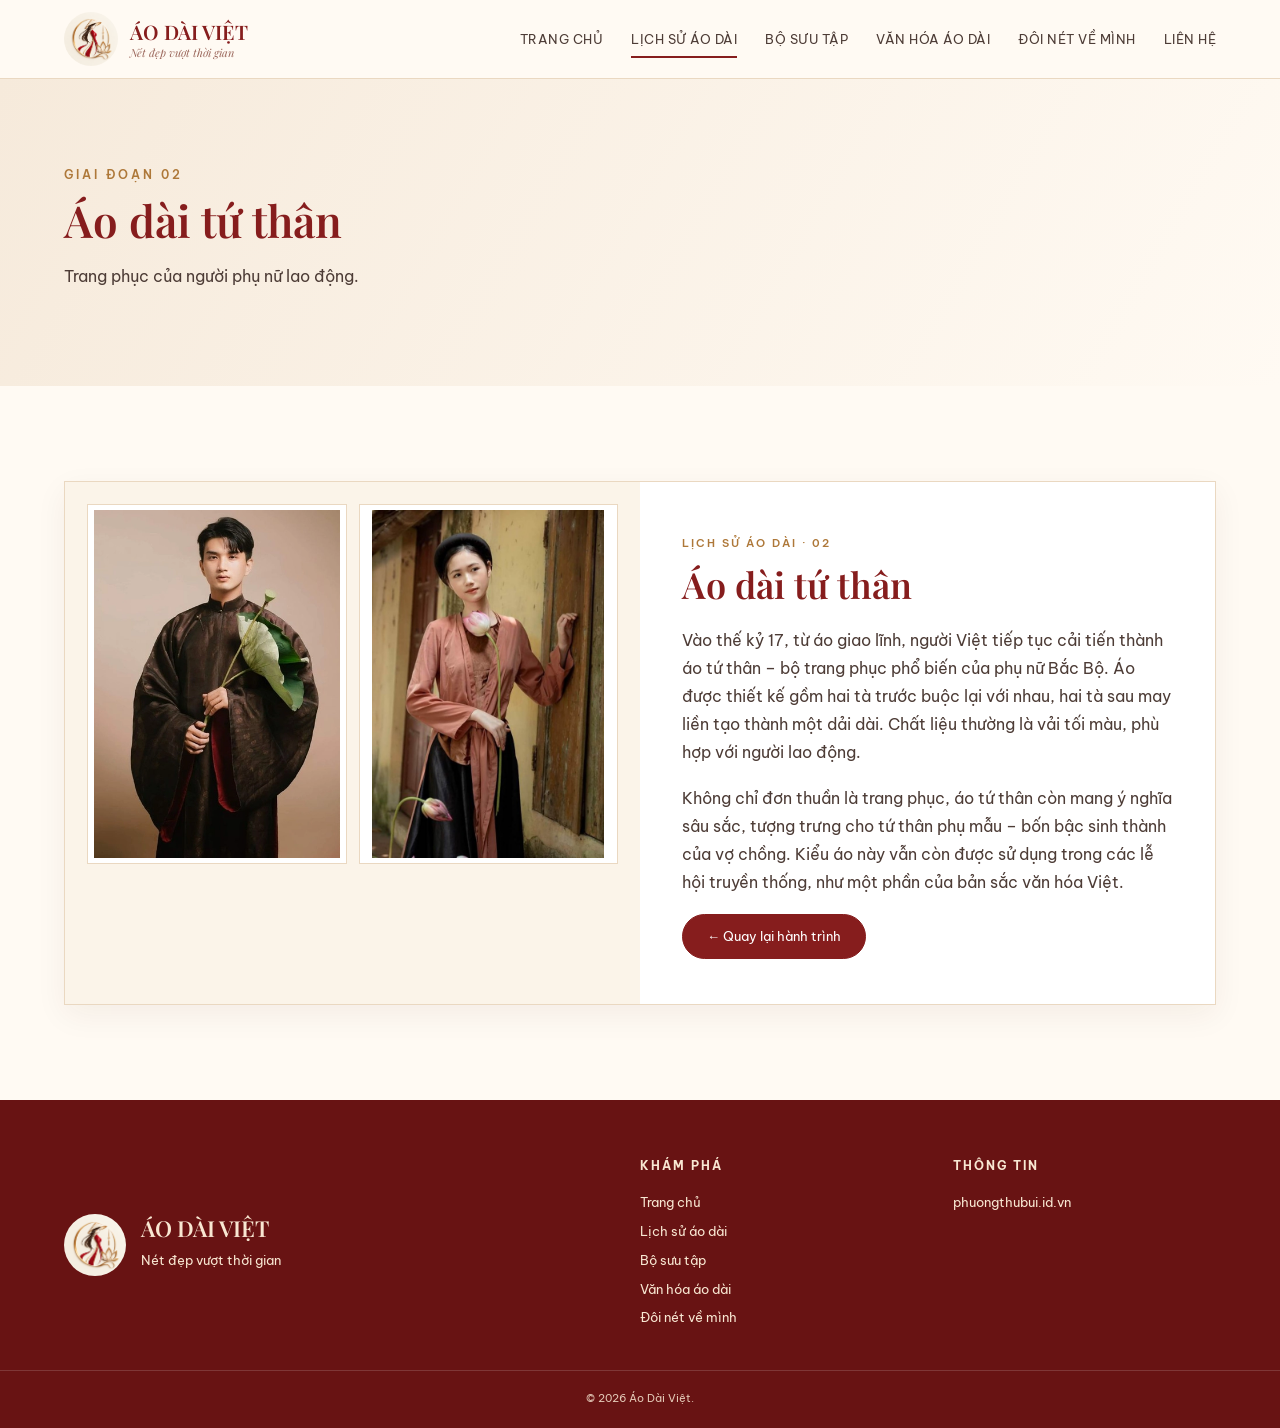
<file: lich-su-02.html>
<!DOCTYPE html><html lang="vi"><head><meta charset="UTF-8"><meta name="viewport" content="width=device-width, initial-scale=1.0"><meta name="description" content="Áo dài tứ thân – Trang phục của người phụ nữ lao động"><title>Áo dài tứ thân | Áo Dài Việt</title><link rel="preconnect" href="https://fonts.googleapis.com"><link rel="preconnect" href="https://fonts.gstatic.com" crossorigin><link href="https://fonts.googleapis.com/css2?family=Be+Vietnam+Pro:wght@300;400;500;600;700&family=Playfair+Display:wght@500;600;700&display=swap" rel="stylesheet"><link rel="stylesheet" href="style.css"></head><body><header class="site-header"><div class="container header-inner"><a class="brand" href="index.html"><img src="img/logo.png" alt="Logo Áo Dài Việt"><span><b>ÁO DÀI VIỆT</b><small>Nét đẹp vượt thời gian</small></span></a><button class="menu-toggle" aria-label="Mở menu" aria-expanded="false">☰</button><nav class="nav"><a href="index.html">Trang chủ</a><a class="active" href="lich-su.html">Lịch sử áo dài</a><a href="bo-suu-tap.html">Bộ sưu tập</a><a href="van-hoa.html">Văn hóa áo dài</a><a href="about.html">Đôi nét về mình</a><a href="lien-he.html">Liên hệ</a></nav></div></header><main><section class="page-hero"><div class="container"><span class="eyebrow">GIAI ĐOẠN 02</span><h1>Áo dài tứ thân</h1><p>Trang phục của người phụ nữ lao động.</p></div></section><section class="history-detail section"><div class="container"><div class="history-detail-box"><div class="history-detail-images"><img src="img/history-02-a.png" alt="Áo dài tứ thân – hình 1"><img src="img/history-02-b.jpeg" alt="Áo dài tứ thân – hình 2"></div><div class="history-detail-copy"><span class="product-tag">LỊCH SỬ ÁO DÀI · 02</span><h2>Áo dài tứ thân</h2><p>Vào thế kỷ 17, từ áo giao lĩnh, người Việt tiếp tục cải tiến thành áo tứ thân – bộ trang phục phổ biến của phụ nữ Bắc Bộ. Áo được thiết kế gồm hai tà trước buộc lại với nhau, hai tà sau may liền tạo thành một dải dài. Chất liệu thường là vải tối màu, phù hợp với người lao động.</p><p>Không chỉ đơn thuần là trang phục, áo tứ thân còn mang ý nghĩa sâu sắc, tượng trưng cho tứ thân phụ mẫu – bốn bậc sinh thành của vợ chồng. Kiểu áo này vẫn còn được sử dụng trong các lễ hội truyền thống, như một phần của bản sắc văn hóa Việt.</p><a class="btn btn-red" href="index.html#history">← Quay lại hành trình</a></div></div></div></section></main><footer class="footer"><div class="container footer-grid"><div class="footer-brand"><img src="img/logo.png" alt="Logo"><div><h3>ÁO DÀI VIỆT</h3><p>Nét đẹp vượt thời gian</p></div></div><div><h4>KHÁM PHÁ</h4><a href="index.html">Trang chủ</a><a href="lich-su.html">Lịch sử áo dài</a><a href="bo-suu-tap.html">Bộ sưu tập</a><a href="van-hoa.html">Văn hóa áo dài</a><a href="about.html">Đôi nét về mình</a></div><div><h4>THÔNG TIN</h4><p>phuongthubui.id.vn</p></div></div><div class="copyright">© <span id="year"></span> Áo Dài Việt. </div></footer><script src="script.js"></script></body></html>
</file>
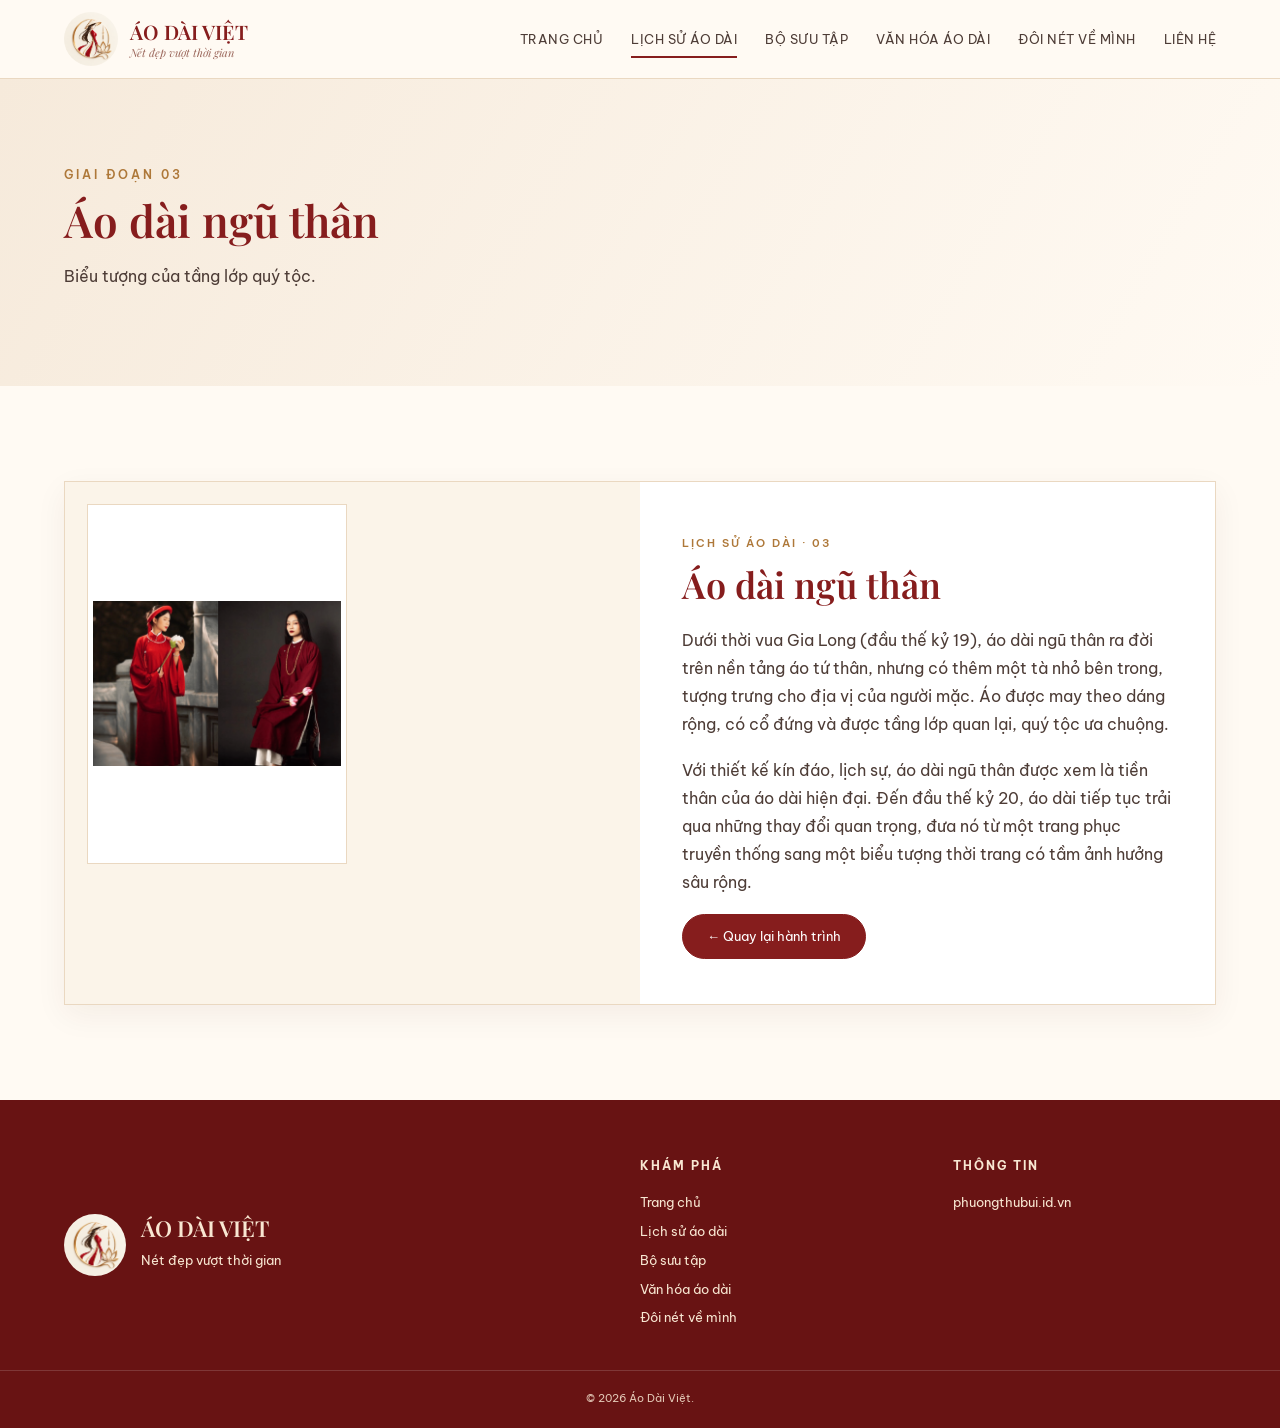
<file: lich-su-03.html>
<!DOCTYPE html><html lang="vi"><head><meta charset="UTF-8"><meta name="viewport" content="width=device-width, initial-scale=1.0"><meta name="description" content="Áo dài ngũ thân – Biểu tượng của tầng lớp quý tộc"><title>Áo dài ngũ thân | Áo Dài Việt</title><link rel="preconnect" href="https://fonts.googleapis.com"><link rel="preconnect" href="https://fonts.gstatic.com" crossorigin><link href="https://fonts.googleapis.com/css2?family=Be+Vietnam+Pro:wght@300;400;500;600;700&family=Playfair+Display:wght@500;600;700&display=swap" rel="stylesheet"><link rel="stylesheet" href="style.css"></head><body><header class="site-header"><div class="container header-inner"><a class="brand" href="index.html"><img src="img/logo.png" alt="Logo Áo Dài Việt"><span><b>ÁO DÀI VIỆT</b><small>Nét đẹp vượt thời gian</small></span></a><button class="menu-toggle" aria-label="Mở menu" aria-expanded="false">☰</button><nav class="nav"><a href="index.html">Trang chủ</a><a class="active" href="lich-su.html">Lịch sử áo dài</a><a href="bo-suu-tap.html">Bộ sưu tập</a><a href="van-hoa.html">Văn hóa áo dài</a><a href="about.html">Đôi nét về mình</a><a href="lien-he.html">Liên hệ</a></nav></div></header><main><section class="page-hero"><div class="container"><span class="eyebrow">GIAI ĐOẠN 03</span><h1>Áo dài ngũ thân</h1><p>Biểu tượng của tầng lớp quý tộc.</p></div></section><section class="history-detail section"><div class="container"><div class="history-detail-box"><div class="history-detail-images"><img src="img/history-03.png" alt="Áo dài ngũ thân – hình 1"></div><div class="history-detail-copy"><span class="product-tag">LỊCH SỬ ÁO DÀI · 03</span><h2>Áo dài ngũ thân</h2><p>Dưới thời vua Gia Long (đầu thế kỷ 19), áo dài ngũ thân ra đời trên nền tảng áo tứ thân, nhưng có thêm một tà nhỏ bên trong, tượng trưng cho địa vị của người mặc. Áo được may theo dáng rộng, có cổ đứng và được tầng lớp quan lại, quý tộc ưa chuộng.</p><p>Với thiết kế kín đáo, lịch sự, áo dài ngũ thân được xem là tiền thân của áo dài hiện đại. Đến đầu thế kỷ 20, áo dài tiếp tục trải qua những thay đổi quan trọng, đưa nó từ một trang phục truyền thống sang một biểu tượng thời trang có tầm ảnh hưởng sâu rộng.</p><a class="btn btn-red" href="index.html#history">← Quay lại hành trình</a></div></div></div></section></main><footer class="footer"><div class="container footer-grid"><div class="footer-brand"><img src="img/logo.png" alt="Logo"><div><h3>ÁO DÀI VIỆT</h3><p>Nét đẹp vượt thời gian</p></div></div><div><h4>KHÁM PHÁ</h4><a href="index.html">Trang chủ</a><a href="lich-su.html">Lịch sử áo dài</a><a href="bo-suu-tap.html">Bộ sưu tập</a><a href="van-hoa.html">Văn hóa áo dài</a><a href="about.html">Đôi nét về mình</a></div><div><h4>THÔNG TIN</h4><p>phuongthubui.id.vn</p></div></div><div class="copyright">© <span id="year"></span> Áo Dài Việt. </div></footer><script src="script.js"></script></body></html>
</file>
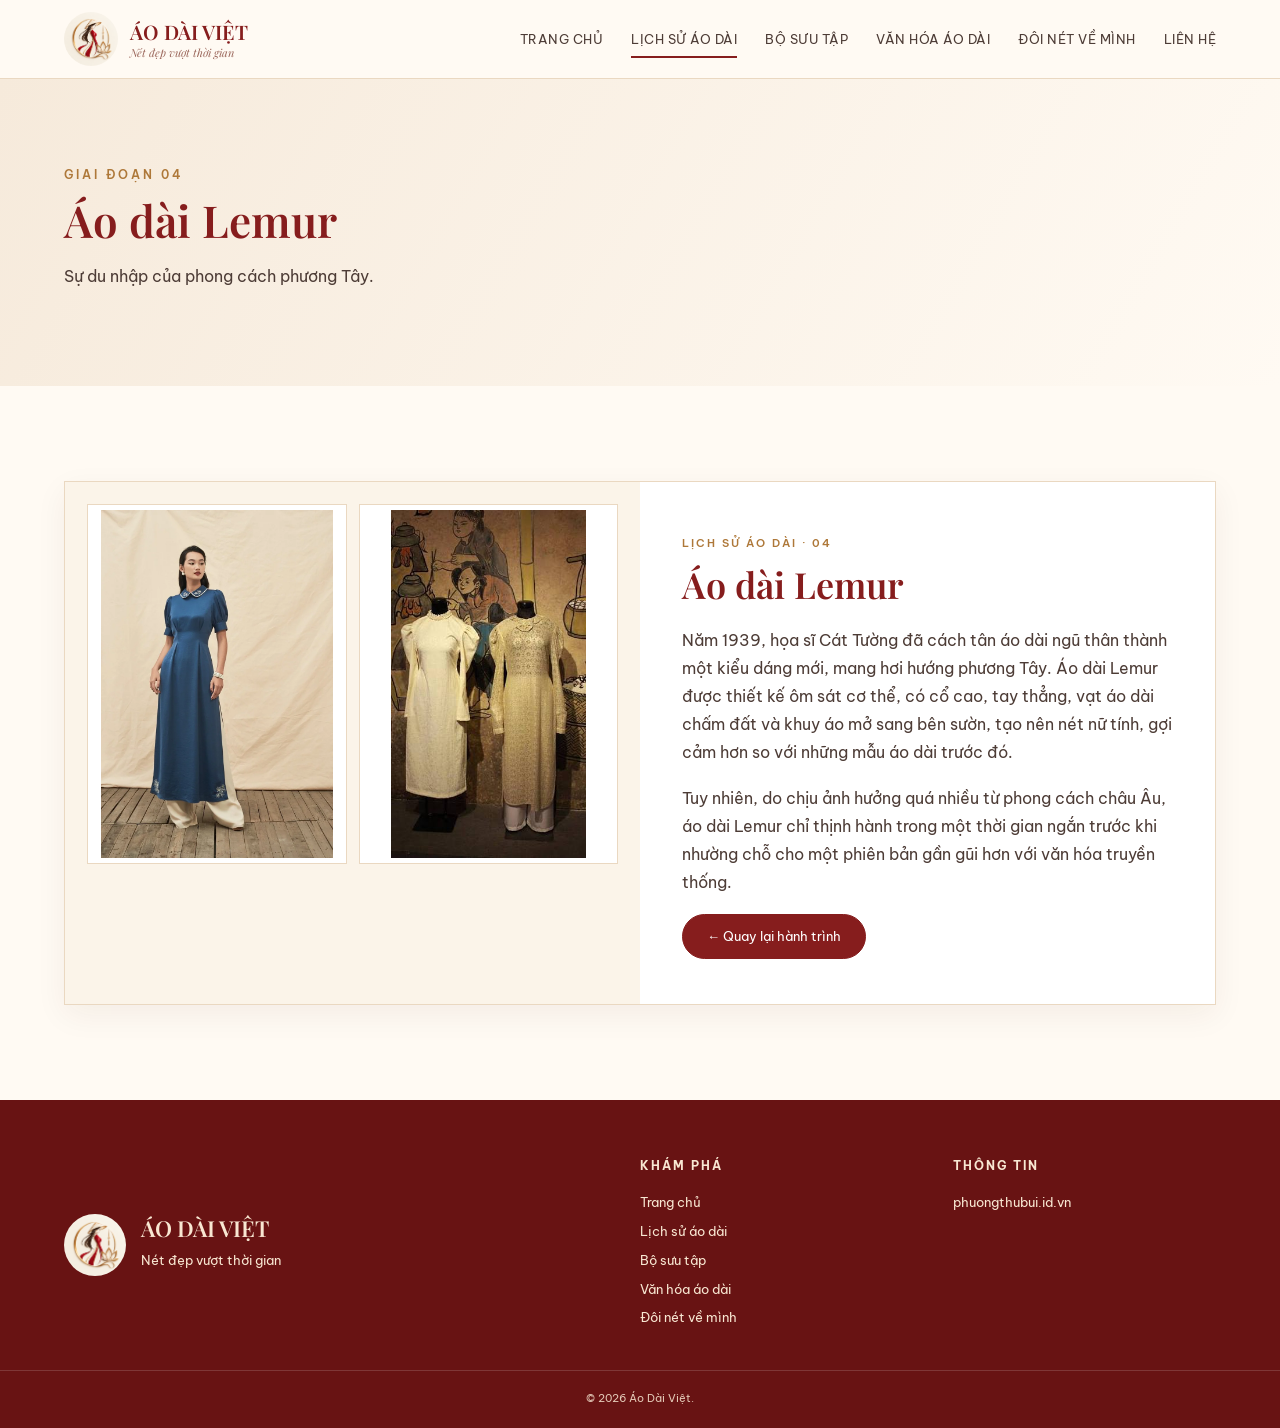
<file: lich-su-04.html>
<!DOCTYPE html><html lang="vi"><head><meta charset="UTF-8"><meta name="viewport" content="width=device-width, initial-scale=1.0"><meta name="description" content="Áo dài Lemur – Sự du nhập của phong cách phương Tây"><title>Áo dài Lemur | Áo Dài Việt</title><link rel="preconnect" href="https://fonts.googleapis.com"><link rel="preconnect" href="https://fonts.gstatic.com" crossorigin><link href="https://fonts.googleapis.com/css2?family=Be+Vietnam+Pro:wght@300;400;500;600;700&family=Playfair+Display:wght@500;600;700&display=swap" rel="stylesheet"><link rel="stylesheet" href="style.css"></head><body><header class="site-header"><div class="container header-inner"><a class="brand" href="index.html"><img src="img/logo.png" alt="Logo Áo Dài Việt"><span><b>ÁO DÀI VIỆT</b><small>Nét đẹp vượt thời gian</small></span></a><button class="menu-toggle" aria-label="Mở menu" aria-expanded="false">☰</button><nav class="nav"><a href="index.html">Trang chủ</a><a class="active" href="lich-su.html">Lịch sử áo dài</a><a href="bo-suu-tap.html">Bộ sưu tập</a><a href="van-hoa.html">Văn hóa áo dài</a><a href="about.html">Đôi nét về mình</a><a href="lien-he.html">Liên hệ</a></nav></div></header><main><section class="page-hero"><div class="container"><span class="eyebrow">GIAI ĐOẠN 04</span><h1>Áo dài Lemur</h1><p>Sự du nhập của phong cách phương Tây.</p></div></section><section class="history-detail section"><div class="container"><div class="history-detail-box"><div class="history-detail-images"><img src="img/history-04-a.png" alt="Áo dài Lemur – hình 1"><img src="img/history-04-b.jpeg" alt="Áo dài Lemur – hình 2"></div><div class="history-detail-copy"><span class="product-tag">LỊCH SỬ ÁO DÀI · 04</span><h2>Áo dài Lemur</h2><p>Năm 1939, họa sĩ Cát Tường đã cách tân áo dài ngũ thân thành một kiểu dáng mới, mang hơi hướng phương Tây. Áo dài Lemur được thiết kế ôm sát cơ thể, có cổ cao, tay thẳng, vạt áo dài chấm đất và khuy áo mở sang bên sườn, tạo nên nét nữ tính, gợi cảm hơn so với những mẫu áo dài trước đó.</p><p>Tuy nhiên, do chịu ảnh hưởng quá nhiều từ phong cách châu Âu, áo dài Lemur chỉ thịnh hành trong một thời gian ngắn trước khi nhường chỗ cho một phiên bản gần gũi hơn với văn hóa truyền thống.</p><a class="btn btn-red" href="index.html#history">← Quay lại hành trình</a></div></div></div></section></main><footer class="footer"><div class="container footer-grid"><div class="footer-brand"><img src="img/logo.png" alt="Logo"><div><h3>ÁO DÀI VIỆT</h3><p>Nét đẹp vượt thời gian</p></div></div><div><h4>KHÁM PHÁ</h4><a href="index.html">Trang chủ</a><a href="lich-su.html">Lịch sử áo dài</a><a href="bo-suu-tap.html">Bộ sưu tập</a><a href="van-hoa.html">Văn hóa áo dài</a><a href="about.html">Đôi nét về mình</a></div><div><h4>THÔNG TIN</h4><p>phuongthubui.id.vn</p></div></div><div class="copyright">© <span id="year"></span> Áo Dài Việt. </div></footer><script src="script.js"></script></body></html>
</file>
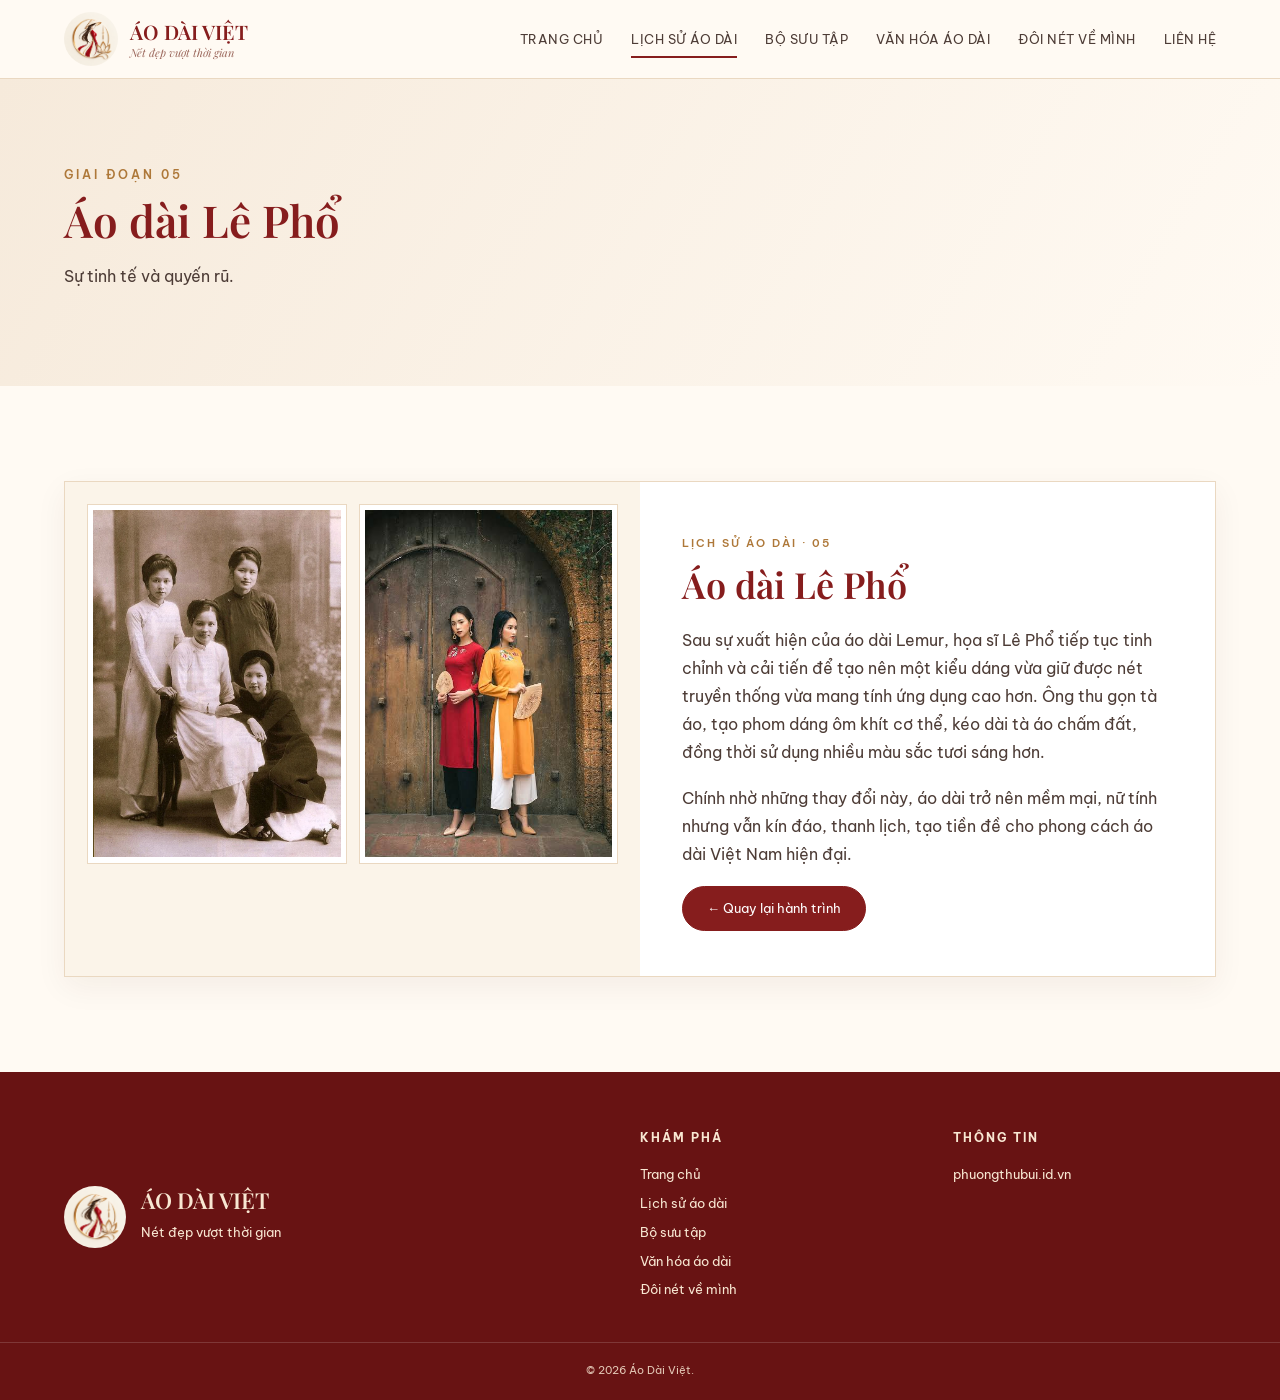
<file: lich-su-05.html>
<!DOCTYPE html><html lang="vi"><head><meta charset="UTF-8"><meta name="viewport" content="width=device-width, initial-scale=1.0"><meta name="description" content="Áo dài Lê Phổ – Sự tinh tế và quyến rũ"><title>Áo dài Lê Phổ | Áo Dài Việt</title><link rel="preconnect" href="https://fonts.googleapis.com"><link rel="preconnect" href="https://fonts.gstatic.com" crossorigin><link href="https://fonts.googleapis.com/css2?family=Be+Vietnam+Pro:wght@300;400;500;600;700&family=Playfair+Display:wght@500;600;700&display=swap" rel="stylesheet"><link rel="stylesheet" href="style.css"></head><body><header class="site-header"><div class="container header-inner"><a class="brand" href="index.html"><img src="img/logo.png" alt="Logo Áo Dài Việt"><span><b>ÁO DÀI VIỆT</b><small>Nét đẹp vượt thời gian</small></span></a><button class="menu-toggle" aria-label="Mở menu" aria-expanded="false">☰</button><nav class="nav"><a href="index.html">Trang chủ</a><a class="active" href="lich-su.html">Lịch sử áo dài</a><a href="bo-suu-tap.html">Bộ sưu tập</a><a href="van-hoa.html">Văn hóa áo dài</a><a href="about.html">Đôi nét về mình</a><a href="lien-he.html">Liên hệ</a></nav></div></header><main><section class="page-hero"><div class="container"><span class="eyebrow">GIAI ĐOẠN 05</span><h1>Áo dài Lê Phổ</h1><p>Sự tinh tế và quyến rũ.</p></div></section><section class="history-detail section"><div class="container"><div class="history-detail-box"><div class="history-detail-images"><img src="img/history-05-a.png" alt="Áo dài Lê Phổ – hình 1"><img src="img/history-05-b.jpeg" alt="Áo dài Lê Phổ – hình 2"></div><div class="history-detail-copy"><span class="product-tag">LỊCH SỬ ÁO DÀI · 05</span><h2>Áo dài Lê Phổ</h2><p>Sau sự xuất hiện của áo dài Lemur, họa sĩ Lê Phổ tiếp tục tinh chỉnh và cải tiến để tạo nên một kiểu dáng vừa giữ được nét truyền thống vừa mang tính ứng dụng cao hơn. Ông thu gọn tà áo, tạo phom dáng ôm khít cơ thể, kéo dài tà áo chấm đất, đồng thời sử dụng nhiều màu sắc tươi sáng hơn.</p><p>Chính nhờ những thay đổi này, áo dài trở nên mềm mại, nữ tính nhưng vẫn kín đáo, thanh lịch, tạo tiền đề cho phong cách áo dài Việt Nam hiện đại.</p><a class="btn btn-red" href="index.html#history">← Quay lại hành trình</a></div></div></div></section></main><footer class="footer"><div class="container footer-grid"><div class="footer-brand"><img src="img/logo.png" alt="Logo"><div><h3>ÁO DÀI VIỆT</h3><p>Nét đẹp vượt thời gian</p></div></div><div><h4>KHÁM PHÁ</h4><a href="index.html">Trang chủ</a><a href="lich-su.html">Lịch sử áo dài</a><a href="bo-suu-tap.html">Bộ sưu tập</a><a href="van-hoa.html">Văn hóa áo dài</a><a href="about.html">Đôi nét về mình</a></div><div><h4>THÔNG TIN</h4><p>phuongthubui.id.vn</p></div></div><div class="copyright">© <span id="year"></span> Áo Dài Việt. </div></footer><script src="script.js"></script></body></html>
</file>
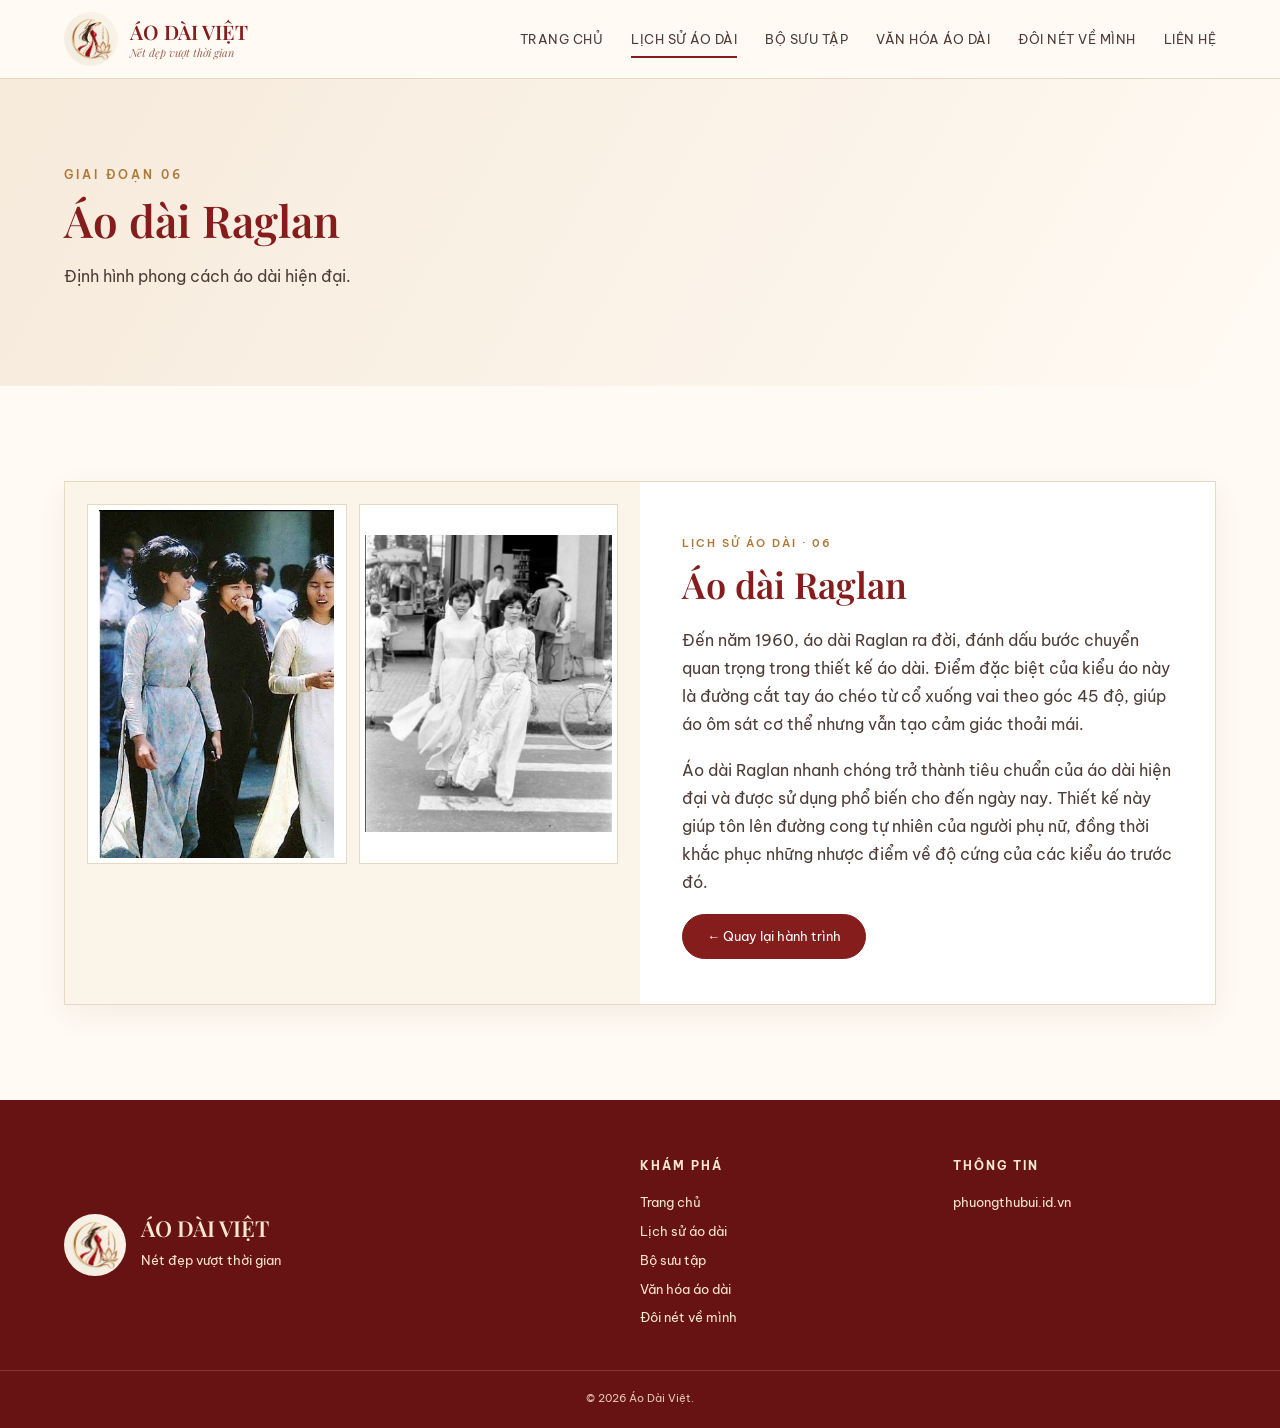
<file: lich-su-06.html>
<!DOCTYPE html><html lang="vi"><head><meta charset="UTF-8"><meta name="viewport" content="width=device-width, initial-scale=1.0"><meta name="description" content="Áo dài Raglan – Định hình phong cách áo dài hiện đại"><title>Áo dài Raglan | Áo Dài Việt</title><link rel="preconnect" href="https://fonts.googleapis.com"><link rel="preconnect" href="https://fonts.gstatic.com" crossorigin><link href="https://fonts.googleapis.com/css2?family=Be+Vietnam+Pro:wght@300;400;500;600;700&family=Playfair+Display:wght@500;600;700&display=swap" rel="stylesheet"><link rel="stylesheet" href="style.css"></head><body><header class="site-header"><div class="container header-inner"><a class="brand" href="index.html"><img src="img/logo.png" alt="Logo Áo Dài Việt"><span><b>ÁO DÀI VIỆT</b><small>Nét đẹp vượt thời gian</small></span></a><button class="menu-toggle" aria-label="Mở menu" aria-expanded="false">☰</button><nav class="nav"><a href="index.html">Trang chủ</a><a class="active" href="lich-su.html">Lịch sử áo dài</a><a href="bo-suu-tap.html">Bộ sưu tập</a><a href="van-hoa.html">Văn hóa áo dài</a><a href="about.html">Đôi nét về mình</a><a href="lien-he.html">Liên hệ</a></nav></div></header><main><section class="page-hero"><div class="container"><span class="eyebrow">GIAI ĐOẠN 06</span><h1>Áo dài Raglan</h1><p>Định hình phong cách áo dài hiện đại.</p></div></section><section class="history-detail section"><div class="container"><div class="history-detail-box"><div class="history-detail-images"><img src="img/history-06-a.jpeg" alt="Áo dài Raglan – hình 1"><img src="img/history-06-b.png" alt="Áo dài Raglan – hình 2"></div><div class="history-detail-copy"><span class="product-tag">LỊCH SỬ ÁO DÀI · 06</span><h2>Áo dài Raglan</h2><p>Đến năm 1960, áo dài Raglan ra đời, đánh dấu bước chuyển quan trọng trong thiết kế áo dài. Điểm đặc biệt của kiểu áo này là đường cắt tay áo chéo từ cổ xuống vai theo góc 45 độ, giúp áo ôm sát cơ thể nhưng vẫn tạo cảm giác thoải mái.</p><p>Áo dài Raglan nhanh chóng trở thành tiêu chuẩn của áo dài hiện đại và được sử dụng phổ biến cho đến ngày nay. Thiết kế này giúp tôn lên đường cong tự nhiên của người phụ nữ, đồng thời khắc phục những nhược điểm về độ cứng của các kiểu áo trước đó.</p><a class="btn btn-red" href="index.html#history">← Quay lại hành trình</a></div></div></div></section></main><footer class="footer"><div class="container footer-grid"><div class="footer-brand"><img src="img/logo.png" alt="Logo"><div><h3>ÁO DÀI VIỆT</h3><p>Nét đẹp vượt thời gian</p></div></div><div><h4>KHÁM PHÁ</h4><a href="index.html">Trang chủ</a><a href="lich-su.html">Lịch sử áo dài</a><a href="bo-suu-tap.html">Bộ sưu tập</a><a href="van-hoa.html">Văn hóa áo dài</a><a href="about.html">Đôi nét về mình</a></div><div><h4>THÔNG TIN</h4><p>phuongthubui.id.vn</p></div></div><div class="copyright">© <span id="year"></span> Áo Dài Việt. </div></footer><script src="script.js"></script></body></html>
</file>
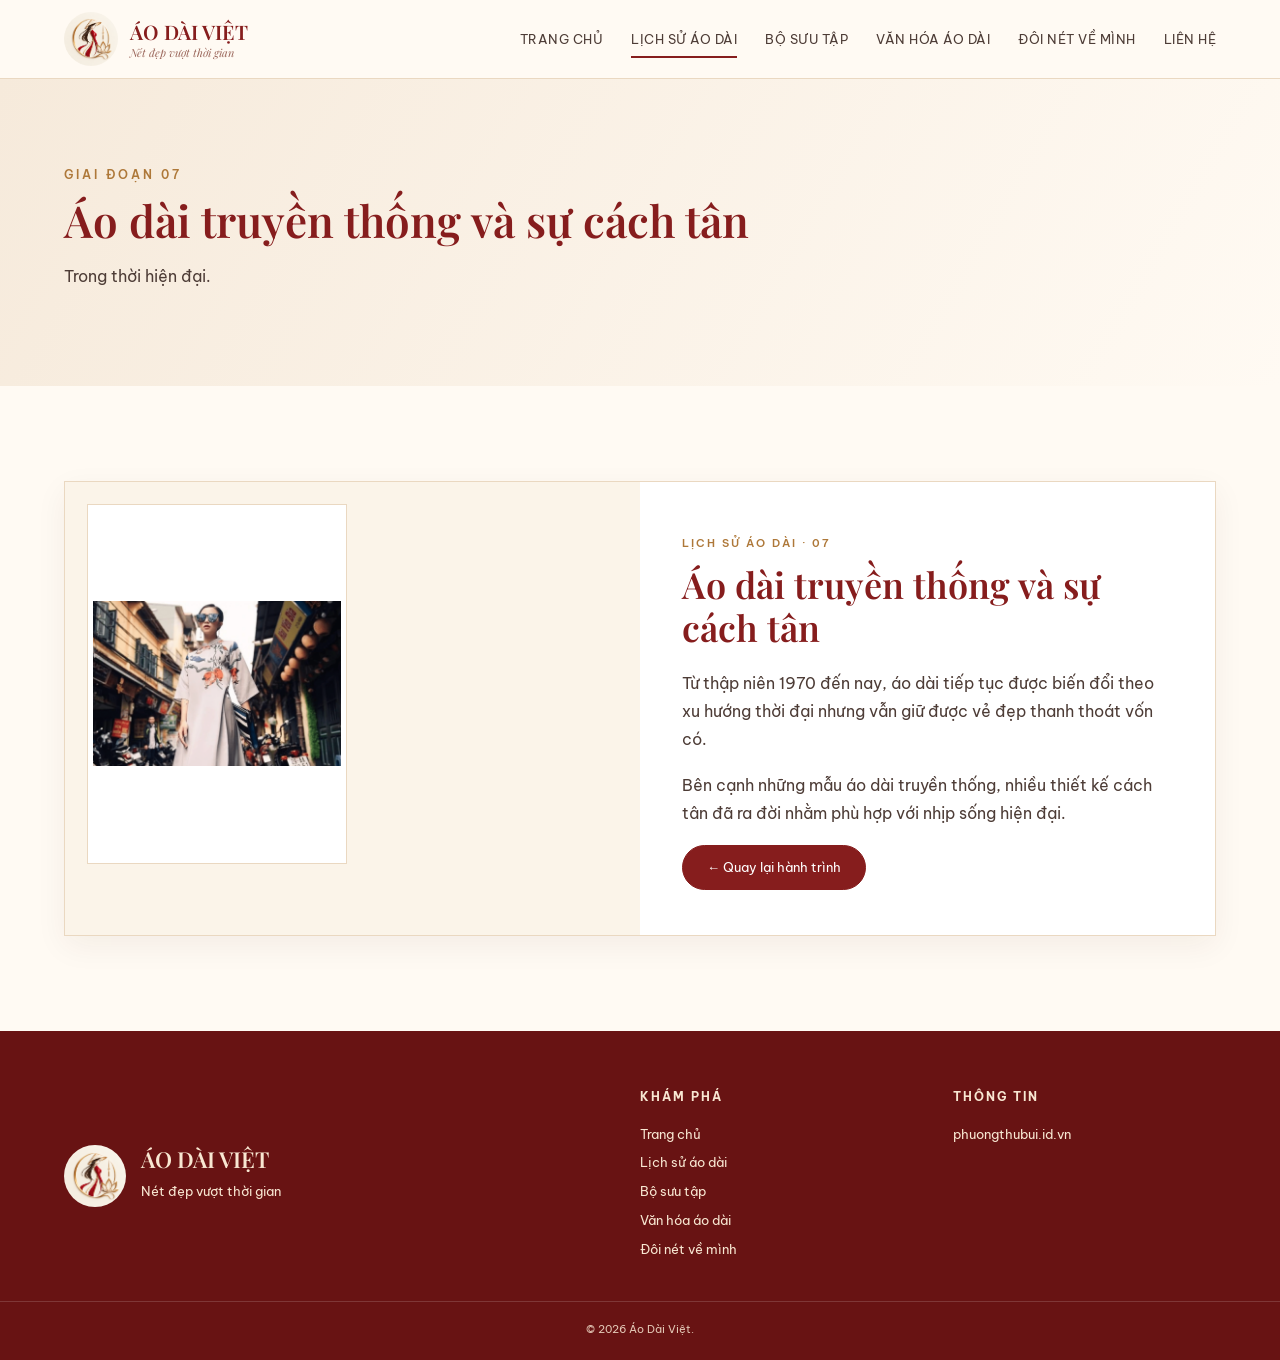
<file: lich-su-07.html>
<!DOCTYPE html><html lang="vi"><head><meta charset="UTF-8"><meta name="viewport" content="width=device-width, initial-scale=1.0"><meta name="description" content="Áo dài truyền thống và sự cách tân trong thời hiện đại"><title>Áo dài truyền thống và sự cách tân | Áo Dài Việt</title><link rel="preconnect" href="https://fonts.googleapis.com"><link rel="preconnect" href="https://fonts.gstatic.com" crossorigin><link href="https://fonts.googleapis.com/css2?family=Be+Vietnam+Pro:wght@300;400;500;600;700&family=Playfair+Display:wght@500;600;700&display=swap" rel="stylesheet"><link rel="stylesheet" href="style.css"></head><body><header class="site-header"><div class="container header-inner"><a class="brand" href="index.html"><img src="img/logo.png" alt="Logo Áo Dài Việt"><span><b>ÁO DÀI VIỆT</b><small>Nét đẹp vượt thời gian</small></span></a><button class="menu-toggle" aria-label="Mở menu" aria-expanded="false">☰</button><nav class="nav"><a href="index.html">Trang chủ</a><a class="active" href="lich-su.html">Lịch sử áo dài</a><a href="bo-suu-tap.html">Bộ sưu tập</a><a href="van-hoa.html">Văn hóa áo dài</a><a href="about.html">Đôi nét về mình</a><a href="lien-he.html">Liên hệ</a></nav></div></header><main><section class="page-hero"><div class="container"><span class="eyebrow">GIAI ĐOẠN 07</span><h1>Áo dài truyền thống và sự cách tân</h1><p>Trong thời hiện đại.</p></div></section><section class="history-detail section"><div class="container"><div class="history-detail-box"><div class="history-detail-images"><img src="img/history-07.png" alt="Áo dài truyền thống và sự cách tân – hình 1"></div><div class="history-detail-copy"><span class="product-tag">LỊCH SỬ ÁO DÀI · 07</span><h2>Áo dài truyền thống và sự cách tân</h2><p>Từ thập niên 1970 đến nay, áo dài tiếp tục được biến đổi theo xu hướng thời đại nhưng vẫn giữ được vẻ đẹp thanh thoát vốn có.</p><p>Bên cạnh những mẫu áo dài truyền thống, nhiều thiết kế cách tân đã ra đời nhằm phù hợp với nhịp sống hiện đại.</p><a class="btn btn-red" href="index.html#history">← Quay lại hành trình</a></div></div></div></section></main><footer class="footer"><div class="container footer-grid"><div class="footer-brand"><img src="img/logo.png" alt="Logo"><div><h3>ÁO DÀI VIỆT</h3><p>Nét đẹp vượt thời gian</p></div></div><div><h4>KHÁM PHÁ</h4><a href="index.html">Trang chủ</a><a href="lich-su.html">Lịch sử áo dài</a><a href="bo-suu-tap.html">Bộ sưu tập</a><a href="van-hoa.html">Văn hóa áo dài</a><a href="about.html">Đôi nét về mình</a></div><div><h4>THÔNG TIN</h4><p>phuongthubui.id.vn</p></div></div><div class="copyright">© <span id="year"></span> Áo Dài Việt. </div></footer><script src="script.js"></script></body></html>
</file>
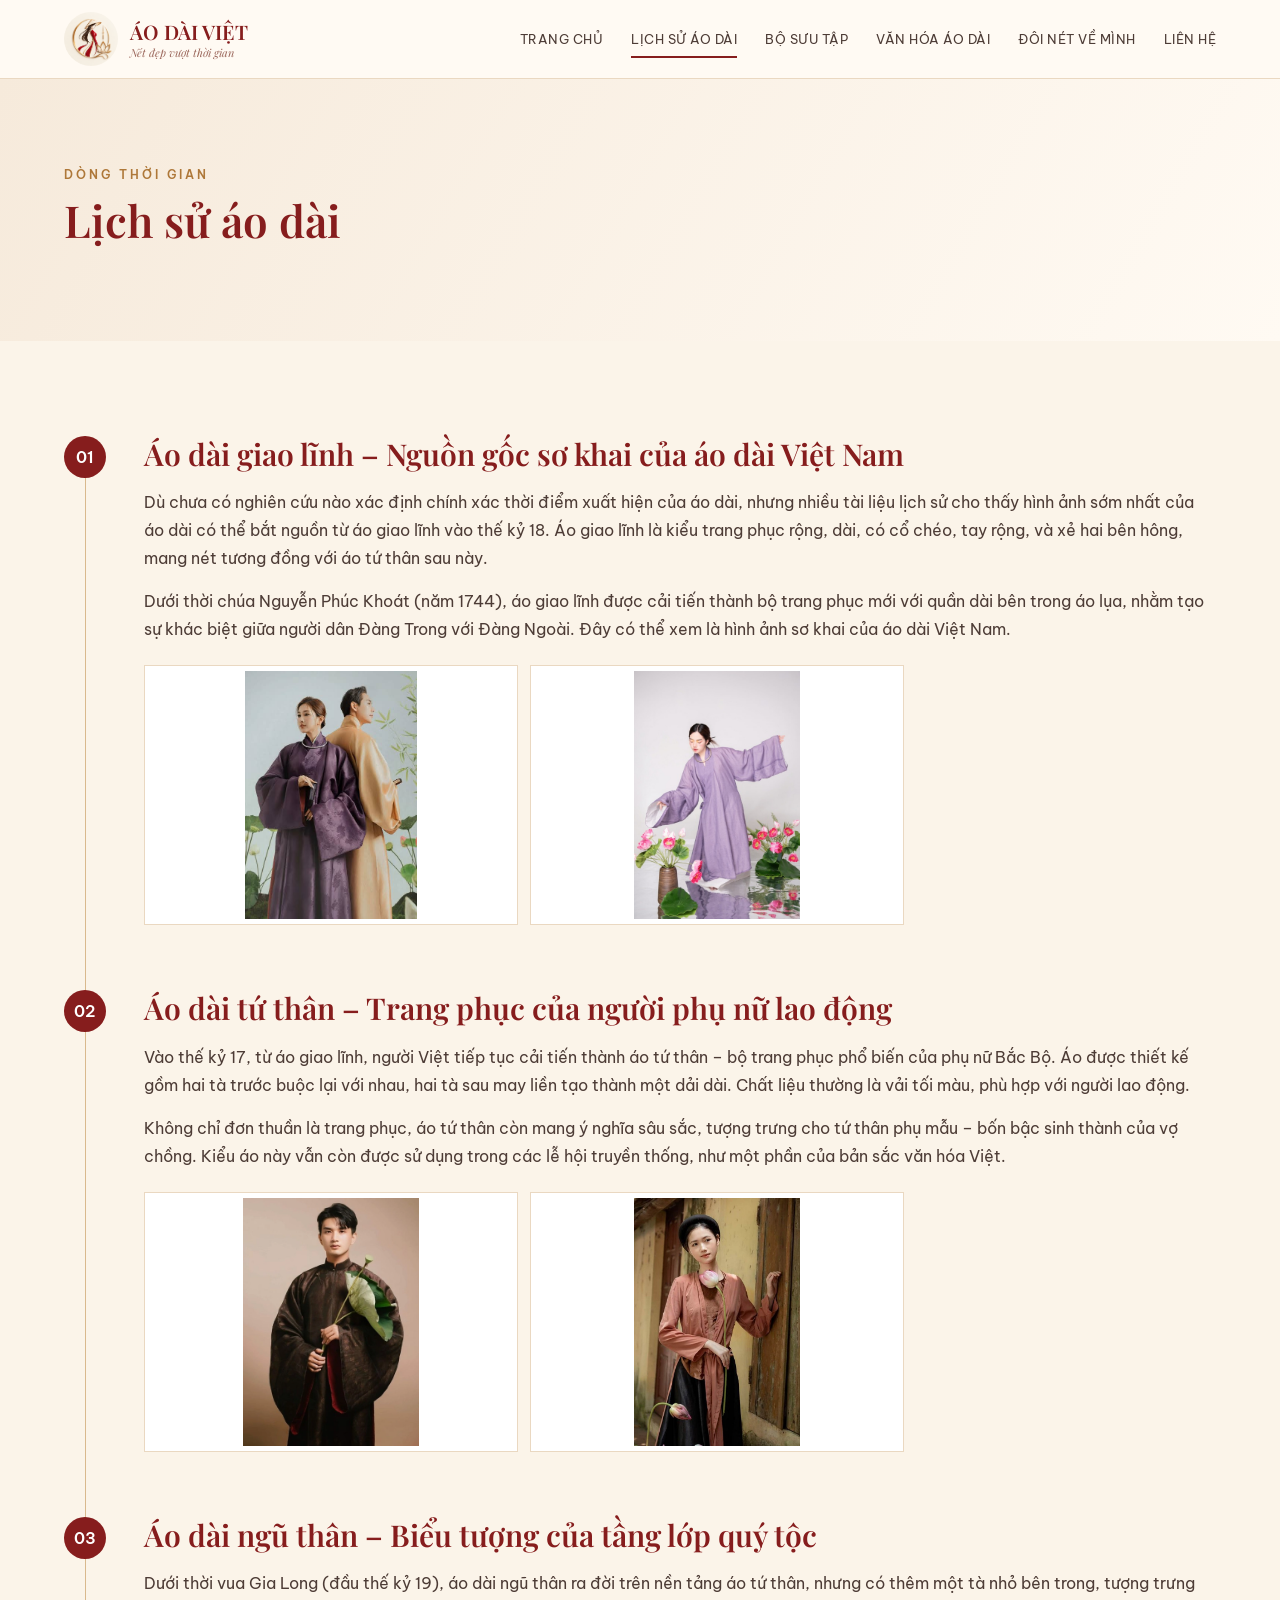
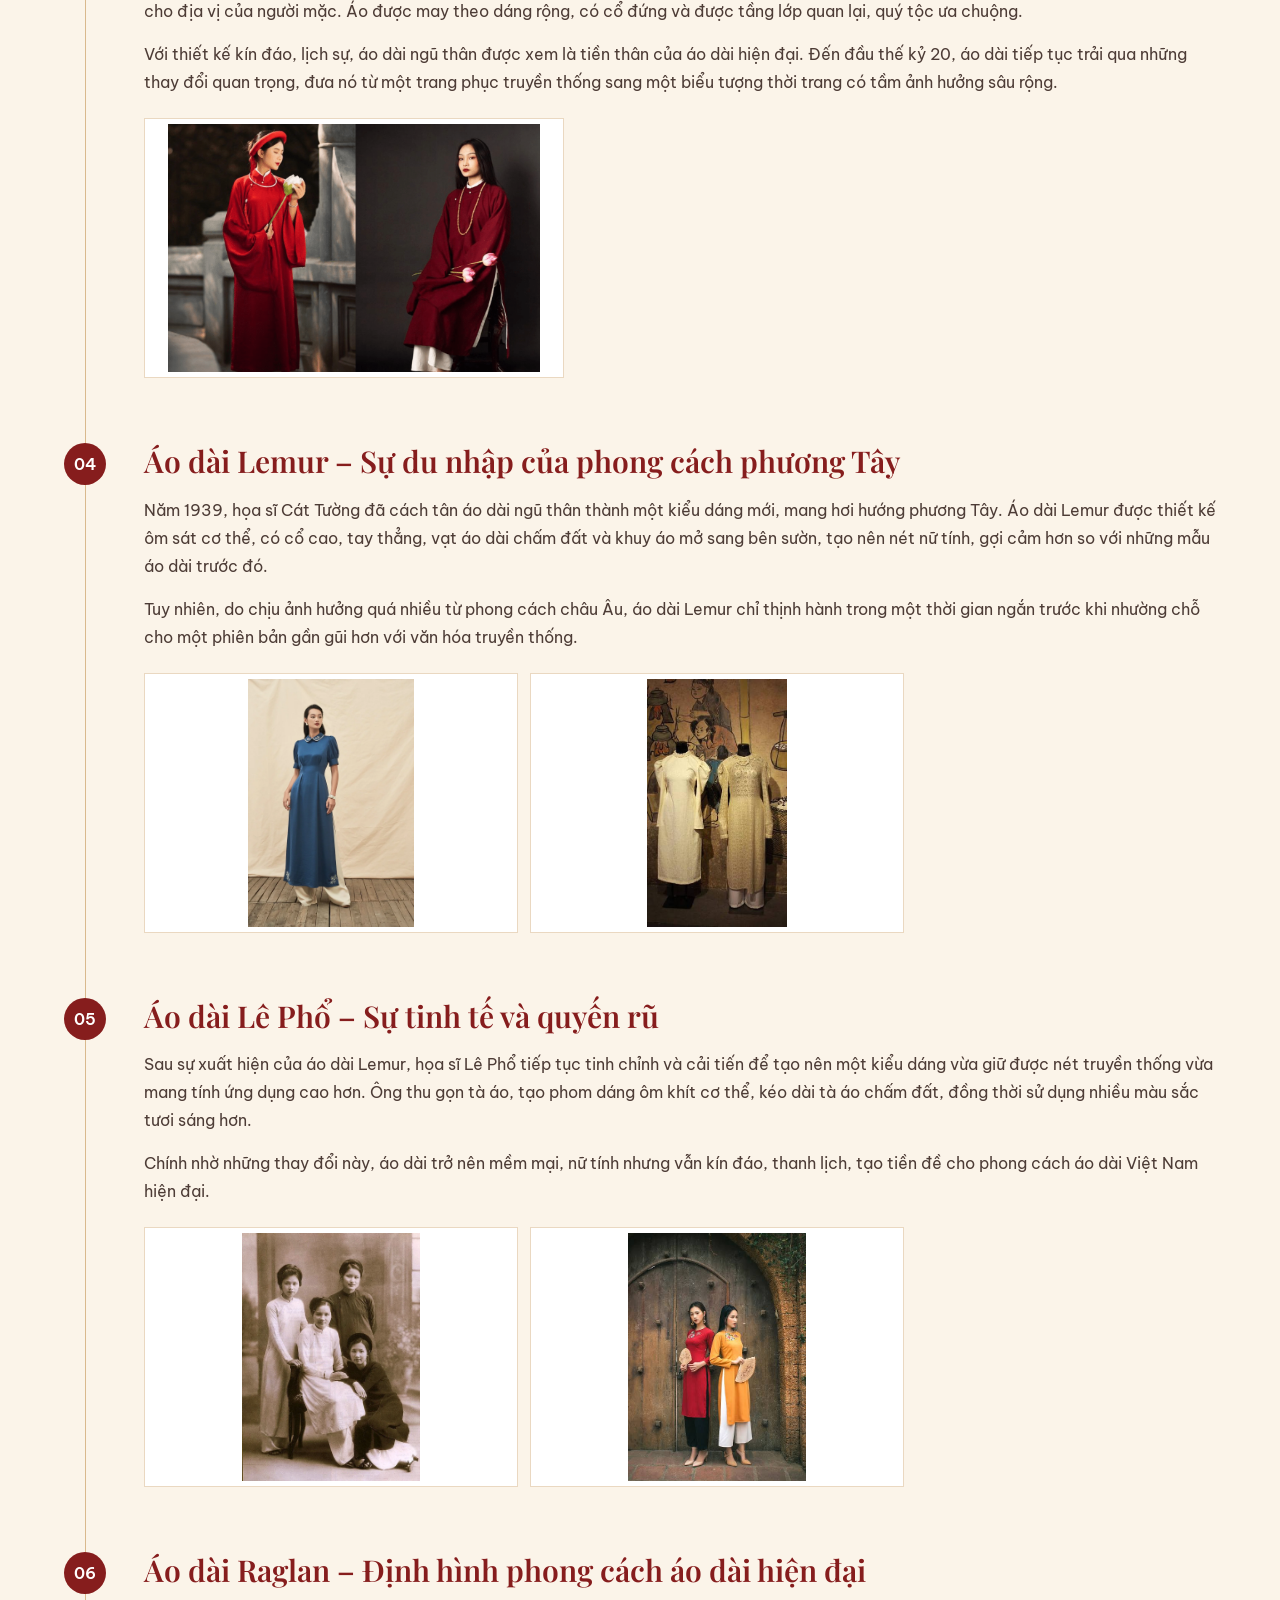
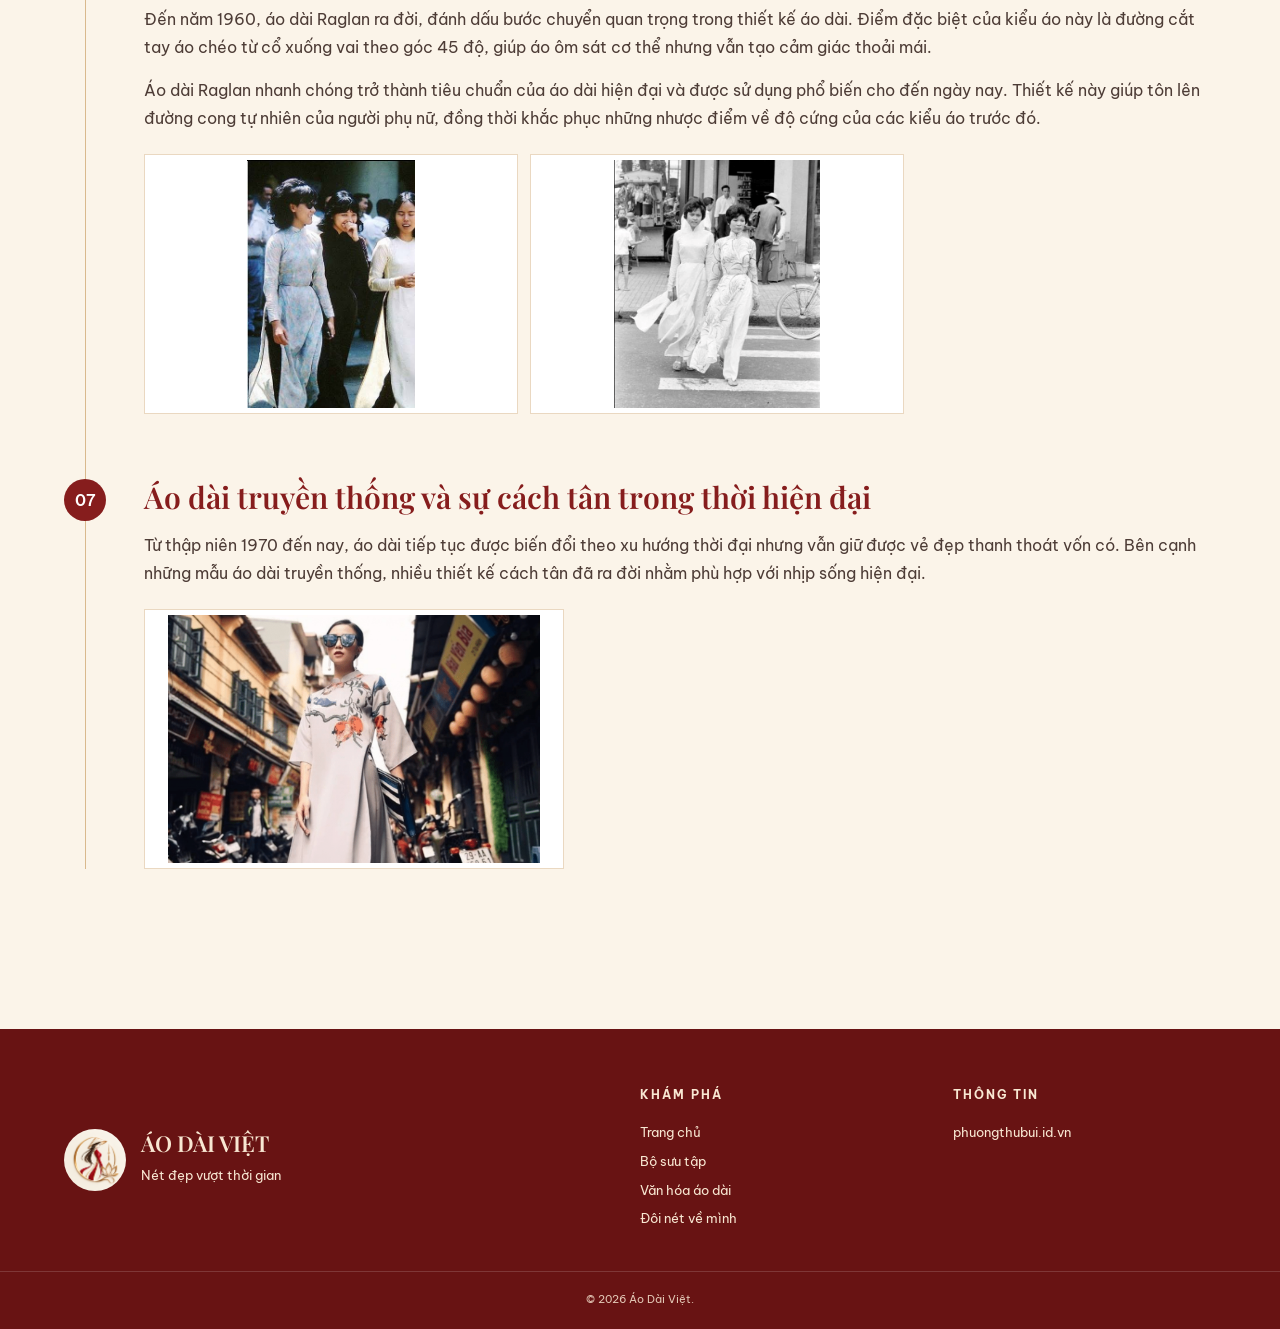
<file: lich-su.html>
<!DOCTYPE html><html lang="vi"><head><meta charset="UTF-8"><meta name="viewport" content="width=device-width, initial-scale=1.0"><title>Lịch sử áo dài | Áo Dài Việt</title><link rel="preconnect" href="https://fonts.googleapis.com"><link rel="preconnect" href="https://fonts.gstatic.com" crossorigin><link href="https://fonts.googleapis.com/css2?family=Be+Vietnam+Pro:wght@300;400;500;600;700&family=Playfair+Display:wght@500;600;700&display=swap" rel="stylesheet"><link rel="stylesheet" href="style.css"></head><body>
<header class="site-header"><div class="container header-inner"><a class="brand" href="index.html"><img src="img/logo.png" alt="Logo Áo Dài Việt"><span><b>ÁO DÀI VIỆT</b><small>Nét đẹp vượt thời gian</small></span></a><button class="menu-toggle" aria-label="Mở menu" aria-expanded="false">☰</button><nav class="nav"><a href="index.html">Trang chủ</a><a class="active" href="lich-su.html">Lịch sử áo dài</a><a href="bo-suu-tap.html">Bộ sưu tập</a><a href="van-hoa.html">Văn hóa áo dài</a><a href="about.html">Đôi nét về mình</a><a href="lien-he.html">Liên hệ</a></nav></div></header>
<main><section class="page-hero"><div class="container"><span class="eyebrow">DÒNG THỜI GIAN</span><h1>Lịch sử áo dài</h1></div></section><section class="history-full section"><div class="container timeline-full">
<article><div class="history-number">01</div><div><h2>Áo dài giao lĩnh – Nguồn gốc sơ khai của áo dài Việt Nam</h2><p>Dù chưa có nghiên cứu nào xác định chính xác thời điểm xuất hiện của áo dài, nhưng nhiều tài liệu lịch sử cho thấy hình ảnh sớm nhất của áo dài có thể bắt nguồn từ áo giao lĩnh vào thế kỷ 18. Áo giao lĩnh là kiểu trang phục rộng, dài, có cổ chéo, tay rộng, và xẻ hai bên hông, mang nét tương đồng với áo tứ thân sau này.</p><p>Dưới thời chúa Nguyễn Phúc Khoát (năm 1744), áo giao lĩnh được cải tiến thành bộ trang phục mới với quần dài bên trong áo lụa, nhằm tạo sự khác biệt giữa người dân Đàng Trong với Đàng Ngoài. Đây có thể xem là hình ảnh sơ khai của áo dài Việt Nam.</p><div class="history-images"><img src="img/history-01-a.png" alt="Áo dài giao lĩnh – hình 1"><img src="img/history-01-b.jpeg" alt="Áo dài giao lĩnh – hình 2"></div></div></article>
<article><div class="history-number">02</div><div><h2>Áo dài tứ thân – Trang phục của người phụ nữ lao động</h2><p>Vào thế kỷ 17, từ áo giao lĩnh, người Việt tiếp tục cải tiến thành áo tứ thân – bộ trang phục phổ biến của phụ nữ Bắc Bộ. Áo được thiết kế gồm hai tà trước buộc lại với nhau, hai tà sau may liền tạo thành một dải dài. Chất liệu thường là vải tối màu, phù hợp với người lao động.</p><p>Không chỉ đơn thuần là trang phục, áo tứ thân còn mang ý nghĩa sâu sắc, tượng trưng cho tứ thân phụ mẫu – bốn bậc sinh thành của vợ chồng. Kiểu áo này vẫn còn được sử dụng trong các lễ hội truyền thống, như một phần của bản sắc văn hóa Việt.</p><div class="history-images"><img src="img/history-02-a.png" alt="Áo dài tứ thân – hình 1"><img src="img/history-02-b.jpeg" alt="Áo dài tứ thân – hình 2"></div></div></article>
<article><div class="history-number">03</div><div><h2>Áo dài ngũ thân – Biểu tượng của tầng lớp quý tộc</h2><p>Dưới thời vua Gia Long (đầu thế kỷ 19), áo dài ngũ thân ra đời trên nền tảng áo tứ thân, nhưng có thêm một tà nhỏ bên trong, tượng trưng cho địa vị của người mặc. Áo được may theo dáng rộng, có cổ đứng và được tầng lớp quan lại, quý tộc ưa chuộng.</p><p>Với thiết kế kín đáo, lịch sự, áo dài ngũ thân được xem là tiền thân của áo dài hiện đại. Đến đầu thế kỷ 20, áo dài tiếp tục trải qua những thay đổi quan trọng, đưa nó từ một trang phục truyền thống sang một biểu tượng thời trang có tầm ảnh hưởng sâu rộng.</p><div class="history-images single"><img src="img/history-03.png" alt="Áo dài ngũ thân"></div></div></article>
<article><div class="history-number">04</div><div><h2>Áo dài Lemur – Sự du nhập của phong cách phương Tây</h2><p>Năm 1939, họa sĩ Cát Tường đã cách tân áo dài ngũ thân thành một kiểu dáng mới, mang hơi hướng phương Tây. Áo dài Lemur được thiết kế ôm sát cơ thể, có cổ cao, tay thẳng, vạt áo dài chấm đất và khuy áo mở sang bên sườn, tạo nên nét nữ tính, gợi cảm hơn so với những mẫu áo dài trước đó.</p><p>Tuy nhiên, do chịu ảnh hưởng quá nhiều từ phong cách châu Âu, áo dài Lemur chỉ thịnh hành trong một thời gian ngắn trước khi nhường chỗ cho một phiên bản gần gũi hơn với văn hóa truyền thống.</p><div class="history-images"><img src="img/history-04-a.png" alt="Áo dài Lemur – hình 1"><img src="img/history-04-b.jpeg" alt="Áo dài Lemur – hình 2"></div></div></article>
<article><div class="history-number">05</div><div><h2>Áo dài Lê Phổ – Sự tinh tế và quyến rũ</h2><p>Sau sự xuất hiện của áo dài Lemur, họa sĩ Lê Phổ tiếp tục tinh chỉnh và cải tiến để tạo nên một kiểu dáng vừa giữ được nét truyền thống vừa mang tính ứng dụng cao hơn. Ông thu gọn tà áo, tạo phom dáng ôm khít cơ thể, kéo dài tà áo chấm đất, đồng thời sử dụng nhiều màu sắc tươi sáng hơn.</p><p>Chính nhờ những thay đổi này, áo dài trở nên mềm mại, nữ tính nhưng vẫn kín đáo, thanh lịch, tạo tiền đề cho phong cách áo dài Việt Nam hiện đại.</p><div class="history-images"><img src="img/history-05-a.png" alt="Áo dài Lê Phổ – hình 1"><img src="img/history-05-b.jpeg" alt="Áo dài Lê Phổ – hình 2"></div></div></article>
<article><div class="history-number">06</div><div><h2>Áo dài Raglan – Định hình phong cách áo dài hiện đại</h2><p>Đến năm 1960, áo dài Raglan ra đời, đánh dấu bước chuyển quan trọng trong thiết kế áo dài. Điểm đặc biệt của kiểu áo này là đường cắt tay áo chéo từ cổ xuống vai theo góc 45 độ, giúp áo ôm sát cơ thể nhưng vẫn tạo cảm giác thoải mái.</p><p>Áo dài Raglan nhanh chóng trở thành tiêu chuẩn của áo dài hiện đại và được sử dụng phổ biến cho đến ngày nay. Thiết kế này giúp tôn lên đường cong tự nhiên của người phụ nữ, đồng thời khắc phục những nhược điểm về độ cứng của các kiểu áo trước đó.</p><div class="history-images"><img src="img/history-06-a.jpeg" alt="Áo dài Raglan – hình 1"><img src="img/history-06-b.png" alt="Áo dài Raglan – hình 2"></div></div></article>
<article><div class="history-number">07</div><div><h2>Áo dài truyền thống và sự cách tân trong thời hiện đại</h2><p>Từ thập niên 1970 đến nay, áo dài tiếp tục được biến đổi theo xu hướng thời đại nhưng vẫn giữ được vẻ đẹp thanh thoát vốn có. Bên cạnh những mẫu áo dài truyền thống, nhiều thiết kế cách tân đã ra đời nhằm phù hợp với nhịp sống hiện đại.</p><div class="history-images single"><img src="img/history-07.png" alt="Áo dài truyền thống và sự cách tân"></div></div></article>
</div></section></main>
<footer class="footer"><div class="container footer-grid"><div class="footer-brand"><img src="img/logo.png" alt="Logo"><div><h3>ÁO DÀI VIỆT</h3><p>Nét đẹp vượt thời gian</p></div></div><div><h4>KHÁM PHÁ</h4><a href="index.html">Trang chủ</a><a href="bo-suu-tap.html">Bộ sưu tập</a><a href="van-hoa.html">Văn hóa áo dài</a><a href="about.html">Đôi nét về mình</a></div><div><h4>THÔNG TIN</h4><p>phuongthubui.id.vn</p></div></div><div class="copyright">© <span id="year"></span> Áo Dài Việt. </div></footer><script src="script.js"></script></body></html>
</file>
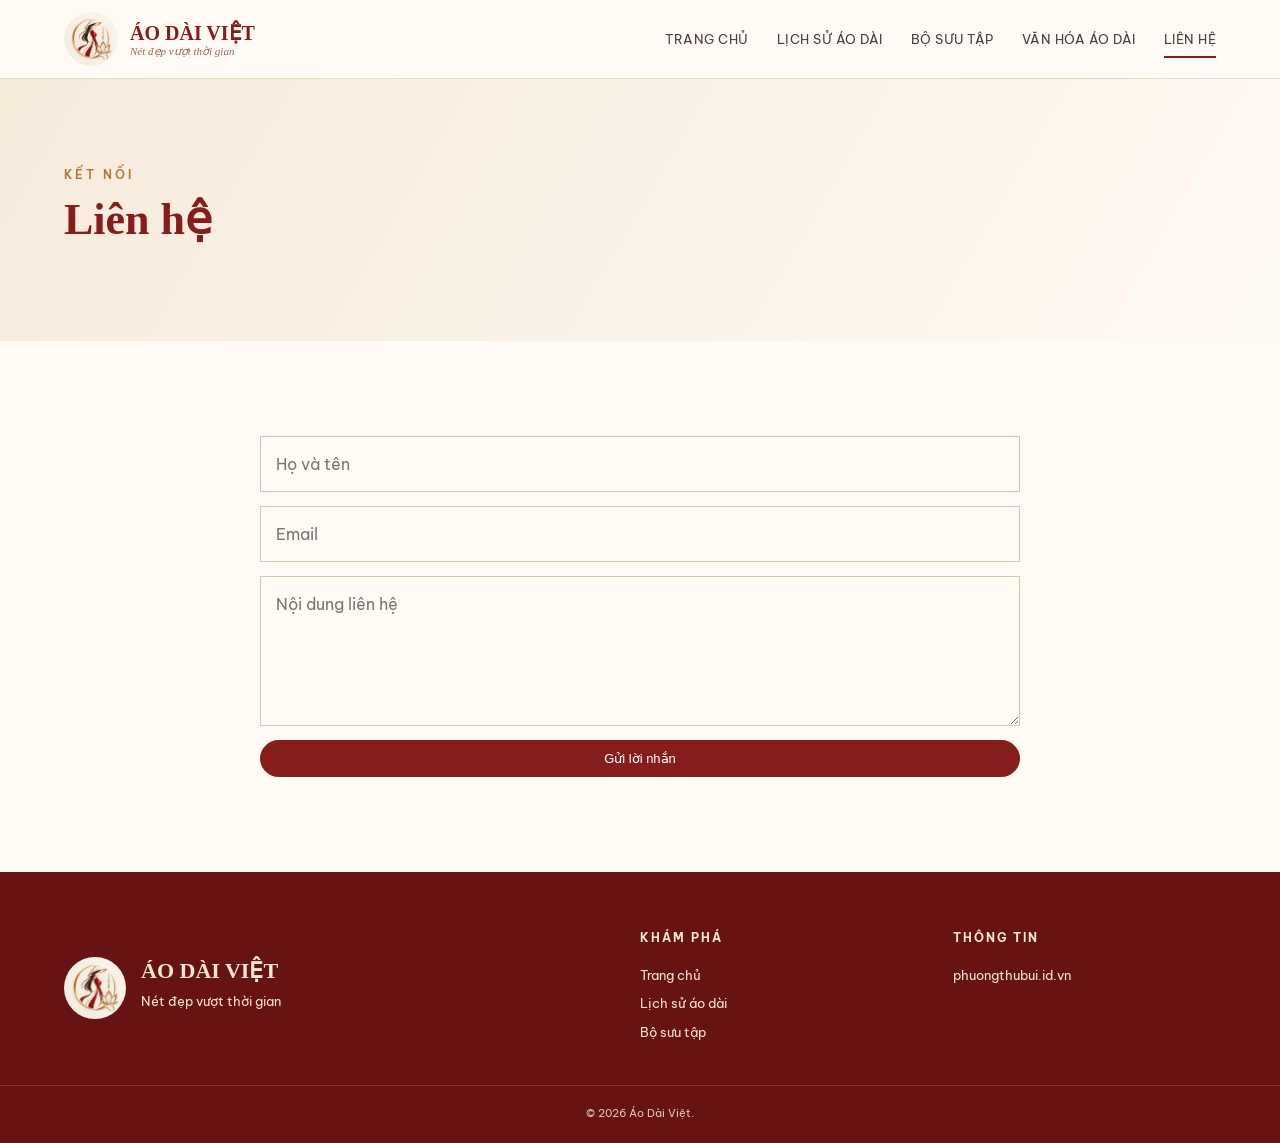
<file: lien-he.html>
<!DOCTYPE html><html lang="vi"><head><meta charset="UTF-8"><meta name="viewport" content="width=device-width, initial-scale=1.0"><title>Liên hệ | Áo Dài Việt</title><link rel="preconnect" href="https://fonts.googleapis.com"><link rel="preconnect" href="https://fonts.gstatic.com" crossorigin><link href="https://fonts.googleapis.com/css2?family=Be+Vietnam+Pro:wght@300;400;500;600;700&display=swap" rel="stylesheet"><link rel="stylesheet" href="style.css"></head><body>
<header class="site-header"><div class="container header-inner"><a class="brand" href="index.html"><img src="img/logo.png" alt="Logo Áo Dài Việt"><span><b>ÁO DÀI VIỆT</b><small>Nét đẹp vượt thời gian</small></span></a><button class="menu-toggle" aria-label="Mở menu" aria-expanded="false">☰</button><nav class="nav"><a href="index.html">Trang chủ</a><a href="lich-su.html">Lịch sử áo dài</a><a href="bo-suu-tap.html">Bộ sưu tập</a><a href="van-hoa.html">Văn hóa áo dài</a><a class="active" href="lien-he.html">Liên hệ</a></nav></div></header>
<main><section class="page-hero"><div class="container"><span class="eyebrow">KẾT NỐI</span><h1>Liên hệ</h1></div></section><section class="section"><div class="container contact-single"><div class="info-box"><form id="contactForm" class="contact-form"><input type="text" placeholder="Họ và tên" required><input type="email" placeholder="Email" required><textarea placeholder="Nội dung liên hệ" required></textarea><button class="btn btn-red" type="submit">Gửi lời nhắn</button></form><div id="formNotice" class="notice" hidden></div></div></div></section></main>
<footer class="footer"><div class="container footer-grid"><div class="footer-brand"><img src="img/logo.png" alt="Logo"><div><h3>ÁO DÀI VIỆT</h3><p>Nét đẹp vượt thời gian</p></div></div><div><h4>KHÁM PHÁ</h4><a href="index.html">Trang chủ</a><a href="lich-su.html">Lịch sử áo dài</a><a href="bo-suu-tap.html">Bộ sưu tập</a></div><div><h4>THÔNG TIN</h4><p>phuongthubui.id.vn</p></div></div><div class="copyright">© <span id="year"></span> Áo Dài Việt.</div></footer><script src="script.js"></script></body></html>
</file>
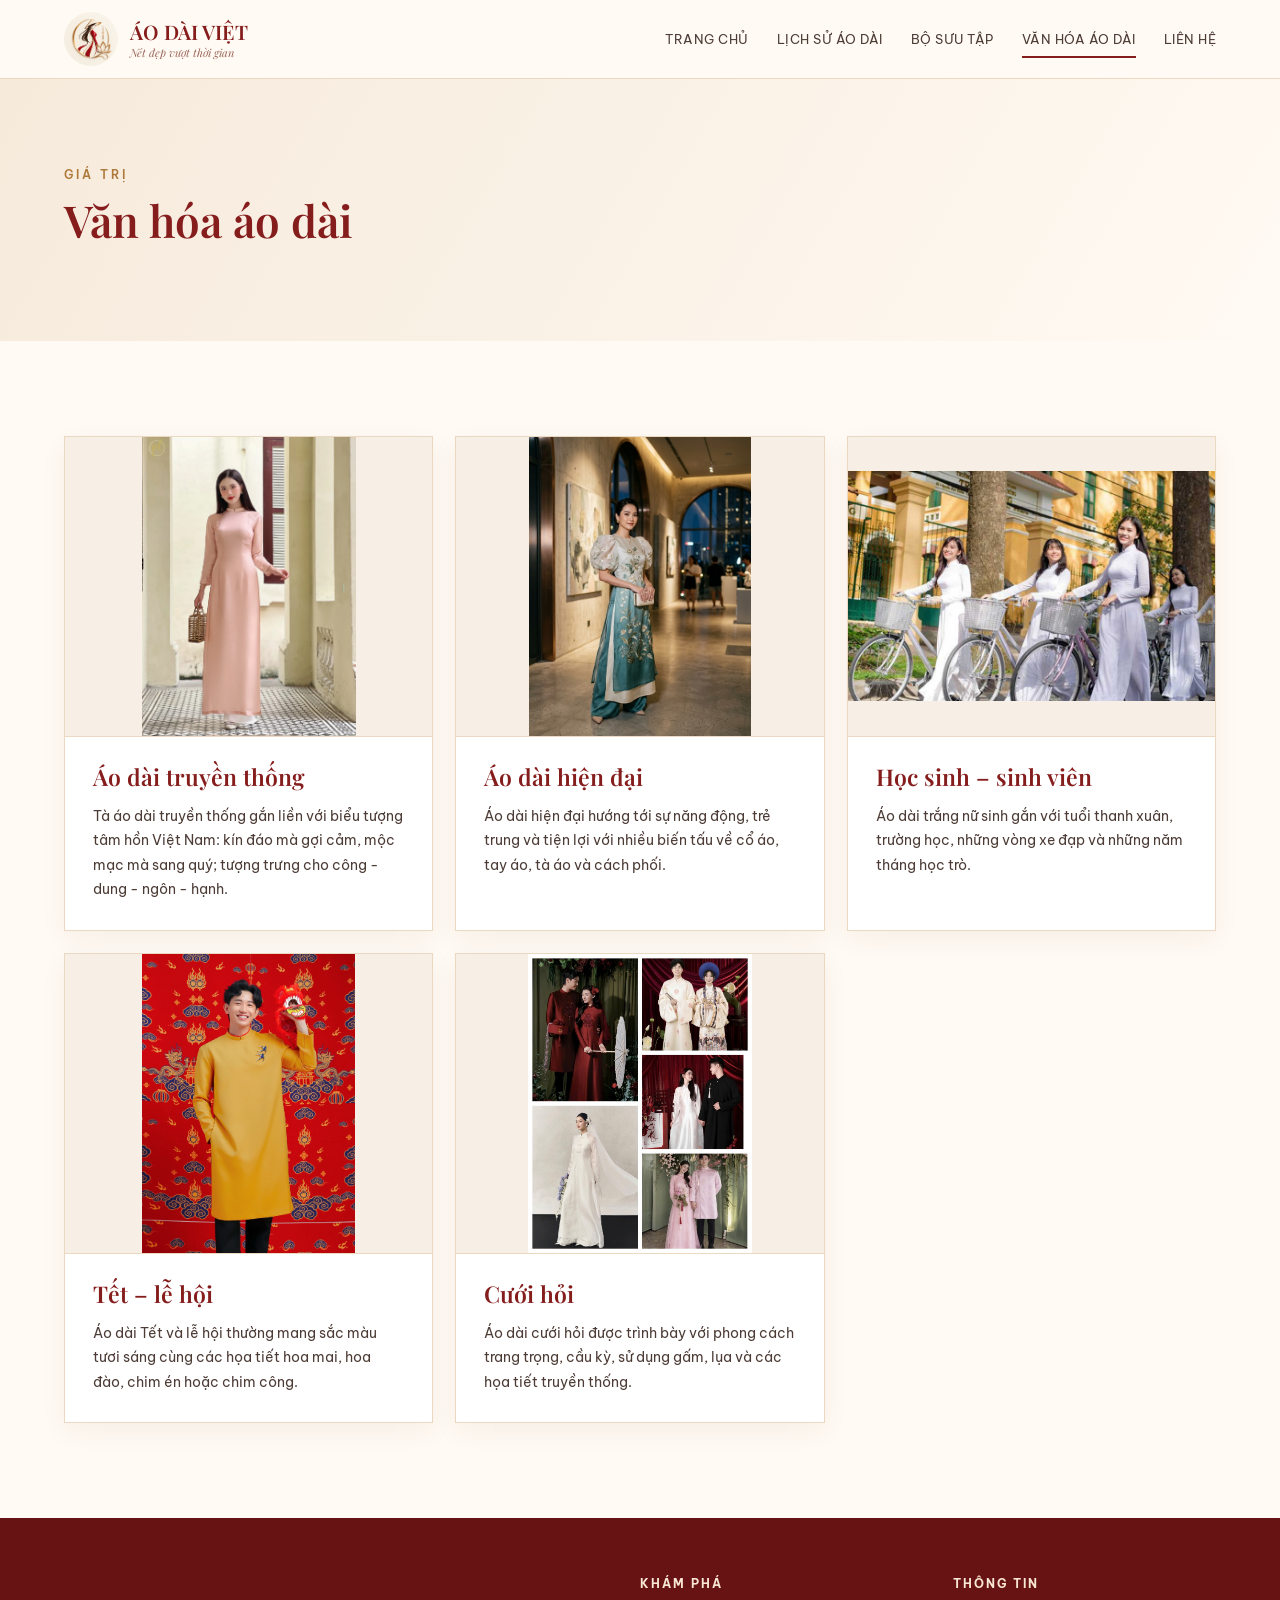
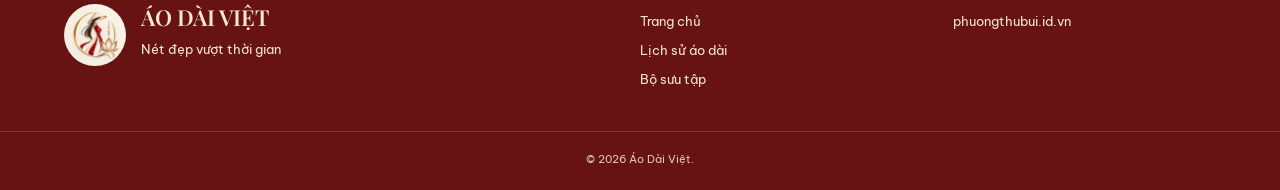
<file: van-hoa.html>
<!DOCTYPE html><html lang="vi"><head><meta charset="UTF-8"><meta name="viewport" content="width=device-width, initial-scale=1.0"><title>Văn hóa áo dài | Áo Dài Việt</title><link rel="preconnect" href="https://fonts.googleapis.com"><link rel="preconnect" href="https://fonts.gstatic.com" crossorigin><link href="https://fonts.googleapis.com/css2?family=Be+Vietnam+Pro:wght@300;400;500;600;700&family=Playfair+Display:wght@500;600;700&display=swap" rel="stylesheet"><link rel="stylesheet" href="style.css"></head><body>
<header class="site-header"><div class="container header-inner"><a class="brand" href="index.html"><img src="img/logo.png" alt="Logo Áo Dài Việt"><span><b>ÁO DÀI VIỆT</b><small>Nét đẹp vượt thời gian</small></span></a><button class="menu-toggle" aria-label="Mở menu" aria-expanded="false">☰</button><nav class="nav"><a href="index.html">Trang chủ</a><a href="lich-su.html">Lịch sử áo dài</a><a href="bo-suu-tap.html">Bộ sưu tập</a><a class="active" href="van-hoa.html">Văn hóa áo dài</a><a href="lien-he.html">Liên hệ</a></nav></div></header>
<main><section class="page-hero"><div class="container"><span class="eyebrow">GIÁ TRỊ</span><h1>Văn hóa áo dài</h1></div></section><section class="section"><div class="container culture-grid"><article class="culture-card"><div class="culture-image"><img src="img/truyen-thong-01.png" alt="Áo dài truyền thống"></div><div class="culture-body"><h3>Áo dài truyền thống</h3><p>Tà áo dài truyền thống gắn liền với biểu tượng tâm hồn Việt Nam: kín đáo mà gợi cảm, mộc mạc mà sang quý; tượng trưng cho công - dung - ngôn - hạnh.</p></div></article><article class="culture-card"><div class="culture-image"><img src="img/hien-dai-01.jpeg" alt="Áo dài hiện đại"></div><div class="culture-body"><h3>Áo dài hiện đại</h3><p>Áo dài hiện đại hướng tới sự năng động, trẻ trung và tiện lợi với nhiều biến tấu về cổ áo, tay áo, tà áo và cách phối.</p></div></article><article class="culture-card"><div class="culture-image"><img src="img/hoc-sinh-01.jpeg" alt="Áo dài học sinh – sinh viên"></div><div class="culture-body"><h3>Học sinh – sinh viên</h3><p>Áo dài trắng nữ sinh gắn với tuổi thanh xuân, trường học, những vòng xe đạp và những năm tháng học trò.</p></div></article><article class="culture-card"><div class="culture-image"><img src="img/tet-le-hoi-01.png" alt="Áo dài Tết – lễ hội"></div><div class="culture-body"><h3>Tết – lễ hội</h3><p>Áo dài Tết và lễ hội thường mang sắc màu tươi sáng cùng các họa tiết hoa mai, hoa đào, chim én hoặc chim công.</p></div></article><article class="culture-card"><div class="culture-image"><img src="img/cuoi-hoi-01.jpeg" alt="Áo dài cưới hỏi"></div><div class="culture-body"><h3>Cưới hỏi</h3><p>Áo dài cưới hỏi được trình bày với phong cách trang trọng, cầu kỳ, sử dụng gấm, lụa và các họa tiết truyền thống.</p></div></article></div></section></main>
<footer class="footer"><div class="container footer-grid"><div class="footer-brand"><img src="img/logo.png" alt="Logo"><div><h3>ÁO DÀI VIỆT</h3><p>Nét đẹp vượt thời gian</p></div></div><div><h4>KHÁM PHÁ</h4><a href="index.html">Trang chủ</a><a href="lich-su.html">Lịch sử áo dài</a><a href="bo-suu-tap.html">Bộ sưu tập</a></div><div><h4>THÔNG TIN</h4><p>phuongthubui.id.vn</p></div></div><div class="copyright">© <span id="year"></span> Áo Dài Việt. </div></footer><script src="script.js"></script></body></html>
</file>
<file: style.css>
:root{--red:#861d1d;--red2:#681313;--cream:#fbf4e9;--paper:#fffaf3;--gold:#ae7839;--text:#4d3c36;--line:#ead8c1}*{box-sizing:border-box}html{scroll-behavior:smooth}body{margin:0;font-family:'Be Vietnam Pro',sans-serif;background:var(--paper);color:var(--text);line-height:1.75}img{max-width:100%;display:block}a{text-decoration:none;color:inherit}.container{width:min(1160px,90%);margin:auto}.narrow{max-width:820px}.center{text-align:center}.site-header{position:sticky;top:0;z-index:100;background:rgba(255,250,243,.97);backdrop-filter:blur(10px);border-bottom:1px solid var(--line)}.header-inner{height:78px;display:flex;align-items:center;justify-content:space-between}.brand{display:flex;align-items:center;gap:12px}.brand img{width:54px;height:54px;border-radius:50%;object-fit:cover}.brand b{display:block;font:600 20px 'Playfair Display',serif;color:var(--red)}.brand small{display:block;color:#9b675b;font:italic 11px 'Playfair Display',serif}.nav{display:flex;gap:28px;align-items:center}.nav a{font-size:13px;text-transform:uppercase;letter-spacing:.5px;padding:26px 0;position:relative}.nav a:after{content:'';position:absolute;left:0;right:100%;bottom:18px;height:2px;background:var(--red);transition:.25s}.nav a:hover:after,.nav a.active:after{right:0}.menu-toggle{display:none;border:0;background:none;font-size:25px;color:var(--red)}.hero{height:590px;position:relative;overflow:hidden}.hero>img{width:100%;height:100%;object-fit:cover}.hero-shade{position:absolute;inset:0;background:linear-gradient(90deg,rgba(39,8,5,.58),rgba(39,8,5,.12) 60%,transparent)}.hero-content{position:absolute;inset:0;display:flex;flex-direction:column;justify-content:center;color:#fff}.eyebrow{display:inline-block;color:var(--gold);font-size:12px;letter-spacing:3px;font-weight:600}.eyebrow.light{color:#f5dfc5}.hero h1{font:600 clamp(48px,7vw,88px)/.98 'Playfair Display',serif;margin:10px 0 22px;max-width:700px}.hero p{font-family:'Playfair Display',serif;font-style:italic;font-size:19px;max-width:620px}.hero-actions{display:flex;gap:12px;margin-top:18px}.btn{display:inline-block;border:1px solid var(--red);padding:10px 24px;border-radius:30px;color:var(--red);font-size:13px;transition:.25s;cursor:pointer}.btn:hover{transform:translateY(-2px);box-shadow:0 8px 20px rgba(80,20,10,.12)}.btn-red{background:var(--red);color:#fff}.btn-outline{border-color:#fff;color:#fff}.section{padding:95px 0}.section.alt{background:#f6eadb}.section-head{text-align:center;max-width:780px;margin:0 auto 50px}.section-head h2,.page-hero h1{font:600 44px/1.15 'Playfair Display',serif;color:var(--red);margin:8px 0 15px}.section-head p{margin:0;color:#705d56}.ornament{color:var(--gold);margin:8px 0}.intro-box{background:#fff;border:1px solid var(--line);padding:28px 35px;text-align:center;box-shadow:0 10px 30px rgba(70,30,10,.05)}.timeline-grid{display:grid;grid-template-columns:repeat(4,1fr);gap:18px}.timeline-grid article{background:var(--paper);border:1px solid var(--line);padding:25px 20px;min-height:190px;transition:.25s}.timeline-grid article:hover{transform:translateY(-5px);box-shadow:0 12px 25px rgba(80,30,10,.09)}.timeline-grid span,.history-number{display:inline-flex;align-items:center;justify-content:center;width:42px;height:42px;border-radius:50%;background:var(--red);color:#fff;font-weight:600}.timeline-grid h3{font:600 21px 'Playfair Display',serif;color:var(--red);margin:15px 0 8px}.timeline-grid p{margin:0;font-size:14px}.product-grid{display:grid;grid-template-columns:repeat(3,1fr);gap:24px}.product-card{background:#fff;border:1px solid var(--line);box-shadow:0 10px 30px rgba(70,30,10,.07);overflow:hidden;transition:.25s}.product-card:hover{transform:translateY(-5px)}.product-gallery{background:#eee}.product-gallery>img{width:100%;height:390px;object-fit:cover}.thumbs{display:flex;gap:8px;padding:10px;justify-content:center;background:#fff;flex-wrap:wrap}.thumbs img{width:54px;height:54px;object-fit:cover;border:2px solid transparent;cursor:pointer}.thumbs img.selected,.thumbs img:hover{border-color:var(--red)}.product-body{padding:23px}.product-body>span,.product-tag{font-size:11px;letter-spacing:2px;color:var(--gold);font-weight:600}.product-body h3{font:600 23px 'Playfair Display',serif;color:var(--red);margin:5px 0 10px}.product-body p{font-size:14px;margin:0 0 15px}.product-body>a{color:var(--red);font-weight:600;font-size:13px}.next{margin-top:45px}.footer{background:var(--red2);color:#f8e7d2;padding:55px 0 20px}.footer-grid{display:grid;grid-template-columns:2fr 1fr 1fr;gap:50px}.footer-brand{display:flex;gap:15px;align-items:center}.footer-brand img{width:62px;height:62px;border-radius:50%;object-fit:cover}.footer h3{font:600 22px 'Playfair Display',serif;margin:0}.footer h4{font-size:12px;letter-spacing:2px;margin-top:0}.footer a,.footer p{display:block;font-size:13px;margin:6px 0}.copyright{text-align:center;border-top:1px solid rgba(255,255,255,.18);margin-top:35px;padding-top:18px;font-size:11px;opacity:.85}.page-hero{background:linear-gradient(120deg,#f6eadb,#fffaf3);padding:80px 0}.page-hero p{max-width:700px}.history-full{background:#fbf4e9}.timeline-full{position:relative}.timeline-full:before{content:'';position:absolute;left:21px;top:0;bottom:0;width:1px;background:#d9b98d}.timeline-full article{position:relative;display:grid;grid-template-columns:55px 1fr;gap:25px;margin-bottom:65px}.timeline-full h2{font:600 30px/1.25 'Playfair Display',serif;color:var(--red);margin:0 0 15px}.timeline-full p{margin:0 0 15px}.history-images{display:grid;grid-template-columns:repeat(2,minmax(0,1fr));gap:12px;margin-top:22px;max-width:760px}.history-images.single{grid-template-columns:minmax(0,420px)}.history-images img{width:100%;height:260px;object-fit:cover;border:1px solid var(--line);background:#fff;padding:5px}.history-images img:hover{transform:scale(1.01)}.detail-product{display:grid;grid-template-columns:45% 55%;background:#fff;border:1px solid var(--line);margin-bottom:35px;box-shadow:0 10px 30px rgba(70,30,10,.06)}.detail-images{padding:22px}.detail-images .product-gallery>img{height:520px}.detail-copy{padding:38px 40px}.detail-copy h2{font:600 34px 'Playfair Display',serif;color:var(--red);margin:5px 0 15px}.detail-copy h4{color:var(--gold);margin:25px 0 8px}.detail-copy ul{padding-left:20px}.culture-grid{display:grid;grid-template-columns:repeat(3,1fr);gap:22px}.culture-card{background:#fff;border:1px solid var(--line);box-shadow:0 8px 25px rgba(70,30,10,.05);overflow:hidden;transition:.25s}.culture-card:hover{transform:translateY(-5px);box-shadow:0 12px 28px rgba(70,30,10,.09)}.culture-image{height:300px;background:#f7efe5;display:flex;align-items:center;justify-content:center;overflow:hidden;border-bottom:1px solid var(--line)}.culture-image img{width:100%;height:100%;object-fit:contain;object-position:center}.culture-body{padding:24px 28px 28px}.culture-grid h3{font:600 23px 'Playfair Display',serif;color:var(--red);margin:0 0 12px}.culture-grid p{margin:0;font-size:14px}.contact-grid{display:grid;grid-template-columns:1fr 1fr;gap:25px}.contact-form{display:grid;gap:14px}.contact-form input,.contact-form textarea{width:100%;border:1px solid #dcc6aa;padding:13px 15px;font:inherit;background:#fffaf3}.contact-form textarea{min-height:150px;resize:vertical}.notice{margin-top:15px;padding:12px 15px;background:#f6eadb;border-left:3px solid var(--gold);font-size:13px}.collection-intro{margin-bottom:40px}.source-note{font-size:12px;color:#8a6f64;text-align:center;margin-top:25px}
@media(max-width:900px){.nav{gap:14px}.nav a{font-size:11px}.timeline-grid{grid-template-columns:repeat(2,1fr)}.product-grid{grid-template-columns:repeat(2,1fr)}.detail-product{grid-template-columns:1fr}.culture-grid{grid-template-columns:repeat(2,1fr)}.footer-grid{grid-template-columns:1fr 1fr}}
@media(max-width:680px){.header-inner{height:68px}.brand img{width:46px;height:46px}.brand b{font-size:16px}.brand small{font-size:9px}.menu-toggle{display:block}.nav{display:none;position:absolute;top:68px;left:0;right:0;background:var(--paper);padding:10px 5%;border-bottom:1px solid var(--line);flex-direction:column;align-items:flex-start;gap:0}.nav.open{display:flex}.nav a{width:100%;padding:10px 0}.nav a:after{bottom:5px}.hero{height:510px}.hero-content{padding:0 5%}.hero h1{font-size:54px}.hero p{font-size:16px}.hero-actions{flex-wrap:wrap}.section{padding:70px 0}.section-head h2,.page-hero h1{font-size:34px}.timeline-grid,.product-grid,.culture-grid,.contact-grid{grid-template-columns:1fr}.timeline-full:before{display:none}.timeline-full article{grid-template-columns:1fr;gap:15px}.timeline-full h2{font-size:26px}.detail-copy{padding:28px}.detail-images .product-gallery>img{height:430px}.footer-grid{grid-template-columns:1fr;text-align:center}.footer-brand{justify-content:center}.footer a,.footer p{margin:4px 0}.product-gallery>img{height:430px}.history-images,.history-images.single{grid-template-columns:1fr}.history-images img{height:320px}}

/* Lịch sử: thẻ có thể bấm, giữ nguyên phong cách gốc */
.history-preview{scroll-margin-top:90px}
.history-card-link{display:block;color:inherit}
.history-card-link article{height:100%;cursor:pointer}
.history-card-link:hover article{transform:translateY(-5px);box-shadow:0 12px 25px rgba(80,30,10,.09)}
.history-detail{background:var(--paper)}
.history-detail-box{display:grid;grid-template-columns:1fr 1fr;background:#fff;border:1px solid var(--line);box-shadow:0 10px 30px rgba(70,30,10,.06);overflow:hidden}
.history-detail-images{padding:22px;display:grid;grid-template-columns:repeat(2,minmax(0,1fr));gap:12px;align-content:start;background:#fbf4e9}
.history-detail-images img{width:100%;height:360px;object-fit:cover;border:1px solid var(--line);background:#fff;padding:5px}
.history-detail-copy{padding:45px 42px}
.history-detail-copy h2{font:600 36px/1.2 'Playfair Display',serif;color:var(--red);margin:8px 0 20px}
.history-detail-copy p{margin:0 0 18px}
@media(max-width:900px){.history-detail-box{grid-template-columns:1fr}.history-detail-images img{height:420px}}
@media(max-width:680px){.history-detail-copy{padding:30px 24px}.history-detail-copy h2{font-size:29px}.history-detail-images{grid-template-columns:1fr}.history-detail-images img{height:360px}}


/* Hiển thị ảnh đầy đủ, tránh cắt mất tay/chân người mẫu */
.product-gallery{background:#fbf4e9}
.product-gallery>img{object-fit:contain;object-position:center center}
.history-images img,.history-detail-images img{object-fit:contain;object-position:center center}
.history-detail-images{background:#fbf4e9}
.history-card-link{text-decoration:none}
.history-card-link article{cursor:pointer}
.history-card-link article:focus-visible{outline:2px solid var(--red);outline-offset:3px}
.contact-single{max-width:760px;margin:0 auto}
.contact-single .info-box{width:100%}
.contact-single .btn{width:100%;text-align:center}

/* ===== ĐÔI NÉT VỀ MÌNH ===== */
.about-hero{background:linear-gradient(120deg,#fbf4e9,#fffaf3);overflow:hidden}.about-hero-grid{display:grid;grid-template-columns:46% 54%;align-items:center;gap:45px}.about-photo-wrap{position:relative;max-width:540px;margin:auto;padding:28px 22px 35px}.about-photo-paper{position:absolute;inset:35px 12px 30px 5px;background:#f2dfce;transform:rotate(-3deg);opacity:.75;border-radius:4px}.about-photo{position:relative;width:100%;max-height:650px;object-fit:contain;object-position:center;border:8px solid #fff;box-shadow:0 18px 35px rgba(70,30,10,.13);background:#fff}.about-note{position:absolute;left:5px;bottom:0;background:#fffaf3;border:1px solid var(--line);padding:13px 20px;font:italic 15px 'Playfair Display',serif;color:var(--red);transform:rotate(-4deg);box-shadow:0 8px 18px rgba(70,30,10,.08)}.about-flower{position:absolute;right:0;bottom:50px;font-size:64px;color:#c99665;transform:rotate(15deg);opacity:.7}.about-intro h1{font:600 clamp(38px,4vw,60px)/1.08 'Playfair Display',serif;color:var(--red);margin:12px 0 22px}.about-intro h1 span{font-size:1.02em}.about-intro p{font-size:15px;margin:0 0 13px}.about-highlight{display:inline-block;margin:10px 0 17px;padding:9px 22px;background:#f4dfcf;color:var(--red);font:italic 18px 'Playfair Display',serif;transform:rotate(-1deg)}.about-section-head{margin-bottom:42px}.about-section-head h2{margin-bottom:10px}.interest-grid{display:grid;grid-template-columns:repeat(5,1fr);gap:18px}.interest-card{background:#fff;border:1px solid var(--line);padding:28px 20px;min-height:320px;text-align:center;box-shadow:0 8px 25px rgba(70,30,10,.04);transition:.25s}.interest-card:hover{transform:translateY(-5px);box-shadow:0 12px 28px rgba(70,30,10,.08)}.interest-icon{font-size:48px;line-height:1;margin-bottom:18px}.interest-card h3{font:600 20px 'Playfair Display',serif;color:var(--red);margin:0 0 12px}.interest-card p{font-size:13px;margin:0;text-align:left}.interest-card.special{background:#fff1e6}.about-story{background:#fffaf3}.about-story-box{display:grid;grid-template-columns:1.35fr .65fr;gap:50px;align-items:center}.about-story h2,.about-ending h2{font:600 38px 'Playfair Display',serif;color:var(--red);margin:8px 0 16px}.about-story p,.about-ending p{font-size:15px}.about-motto{padding:28px;background:#f6eadb;border:1px solid var(--line);border-radius:3px;box-shadow:0 10px 25px rgba(70,30,10,.05)}.about-motto p{font:italic 18px 'Playfair Display',serif;color:var(--red);margin:10px 0}.about-ending{background:#f6eadb}.about-ending .narrow{max-width:900px}.about-ending h2{margin-bottom:20px}.about-ending p{margin-bottom:15px}
@media(max-width:1100px){.interest-grid{grid-template-columns:repeat(3,1fr)}.about-hero-grid{grid-template-columns:1fr 1fr}}
@media(max-width:900px){.about-hero-grid,.about-story-box{grid-template-columns:1fr;gap:30px}.about-photo-wrap{max-width:520px}.about-intro{max-width:800px;margin:auto}.interest-grid{grid-template-columns:repeat(2,1fr)}}
@media(max-width:680px){.about-hero-grid{grid-template-columns:1fr}.about-photo-wrap{padding:15px 10px 45px}.about-photo{max-height:520px}.about-note{left:0}.about-flower{right:0}.about-intro h1{font-size:38px}.interest-grid{grid-template-columns:1fr}.interest-card{min-height:0}.about-story h2,.about-ending h2{font-size:31px}}
</file>
